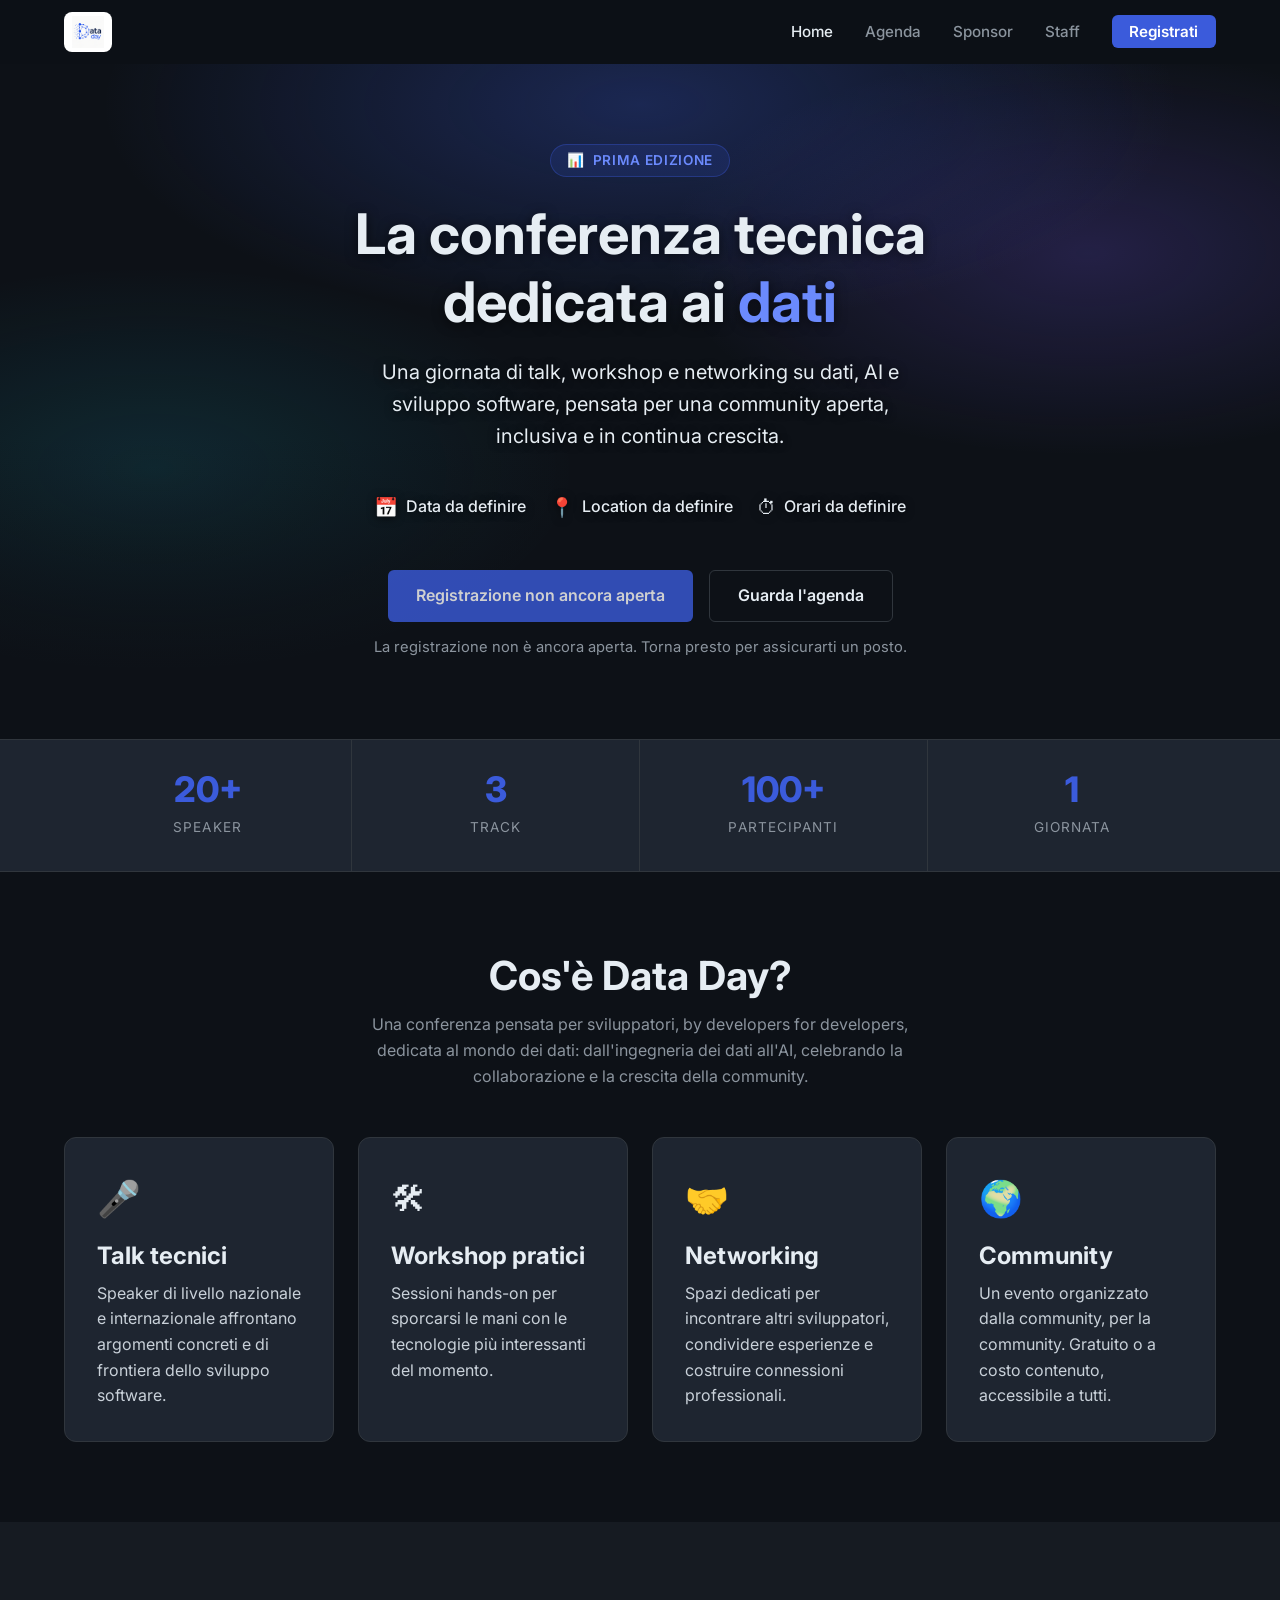
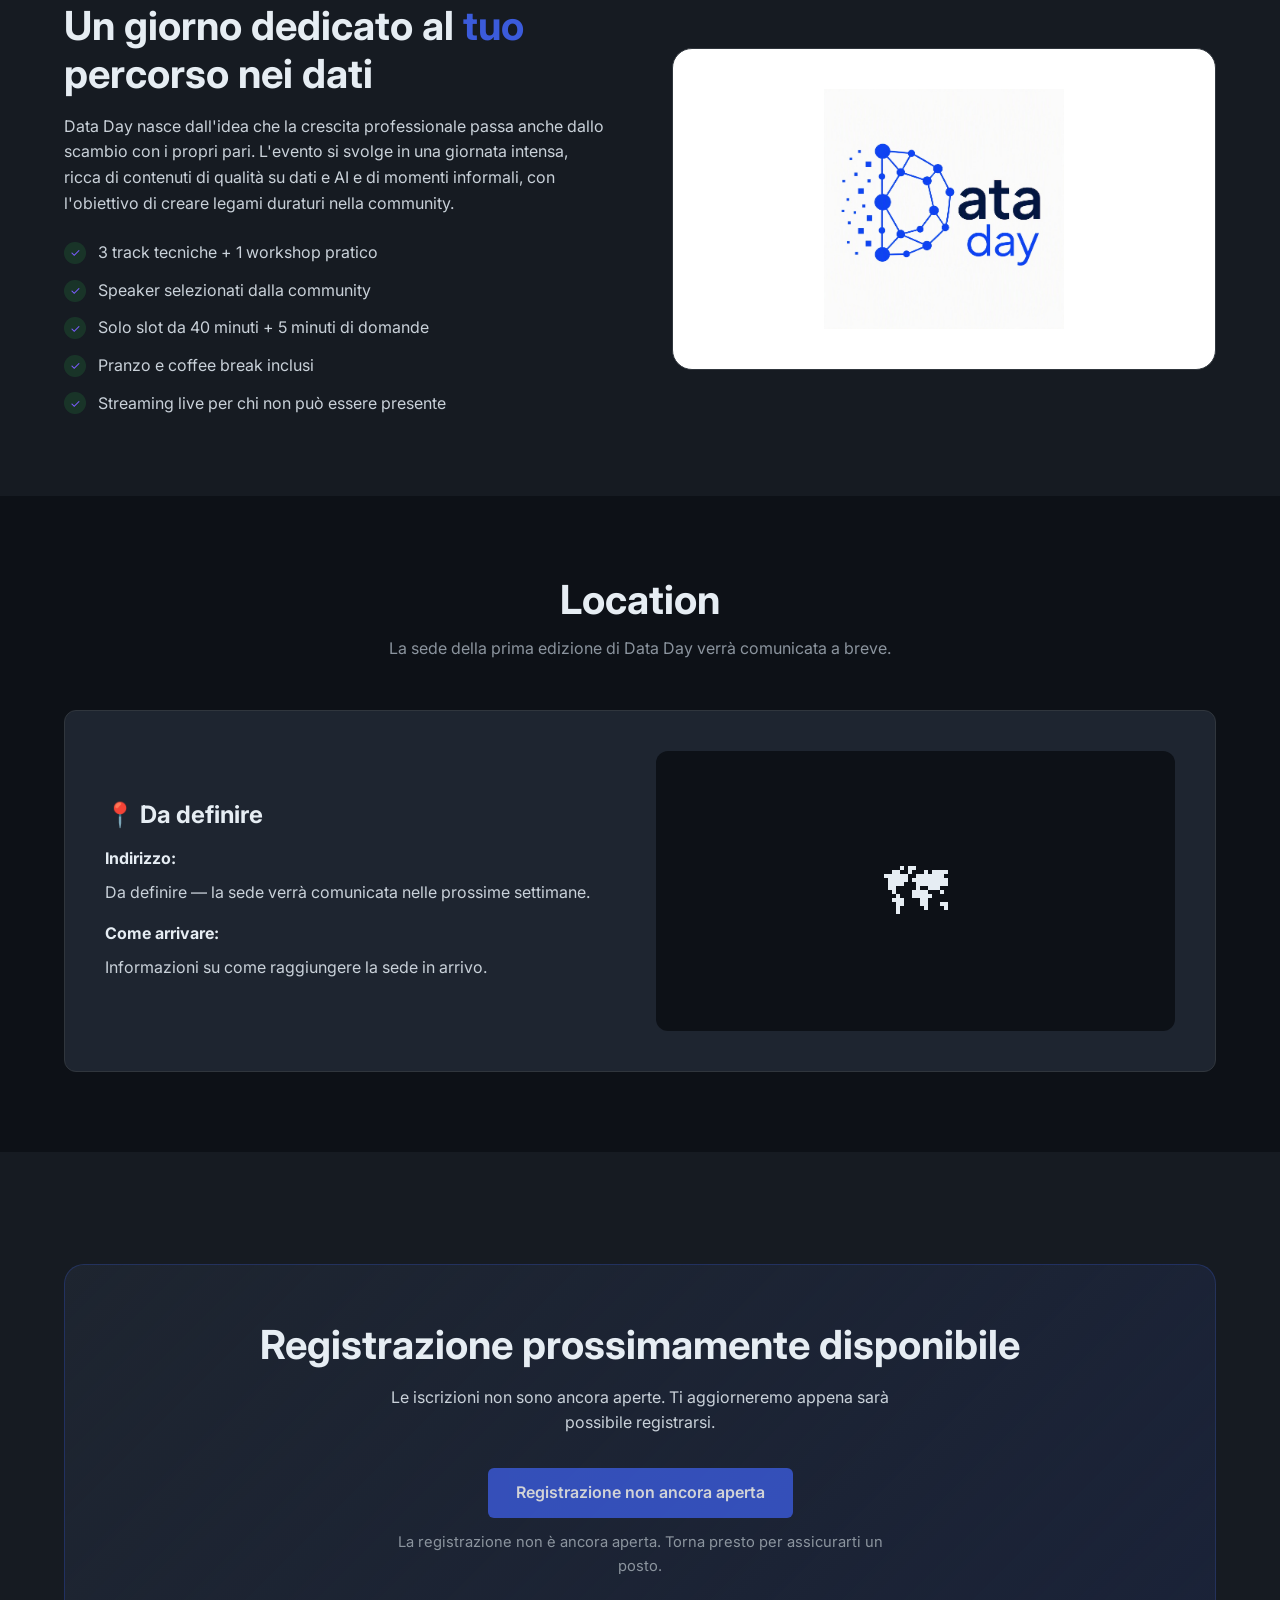
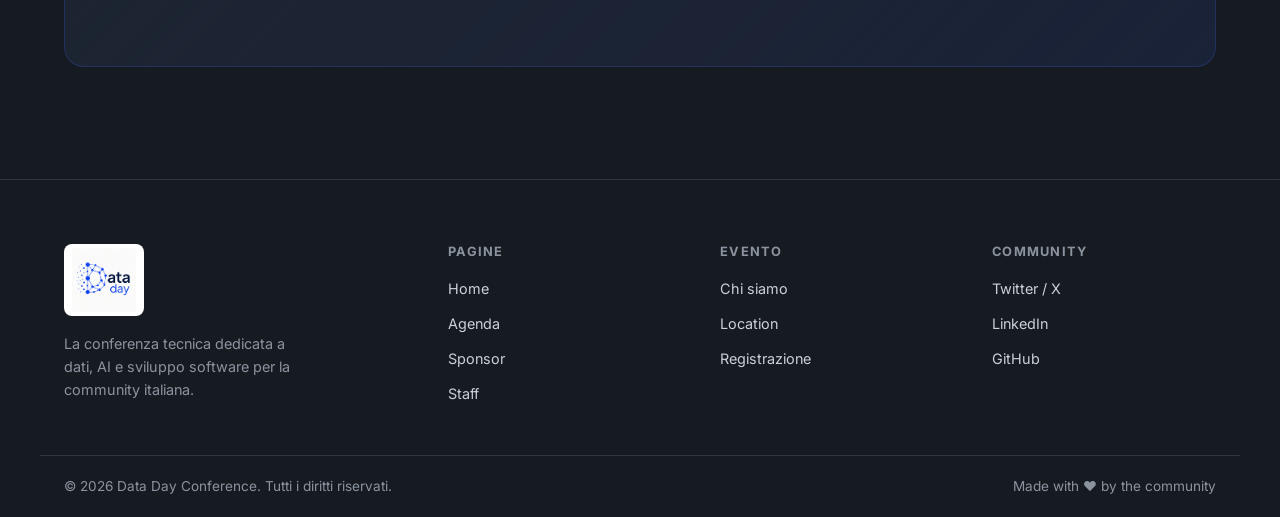
<file: index.html>
<!DOCTYPE html>
<html lang="it">
<head>
  <meta charset="UTF-8" />
  <meta name="viewport" content="width=device-width, initial-scale=1.0" />
  <meta name="description" content="Data Day — la conferenza tecnica dedicata a dati, AI e sviluppo software. Prima edizione." />
  <meta property="og:title" content="Data Day Conference" />
  <meta property="og:description" content="Data Day: la prima edizione della conferenza su dati, AI e sviluppo, con talk, workshop e community." />
  <meta property="og:type" content="website" />
  <meta property="og:url" content="https://dataday-conf.github.io" />
  <title>Data Day — Home</title>
  <link rel="preconnect" href="https://fonts.googleapis.com" />
  <link rel="preconnect" href="https://fonts.gstatic.com" crossorigin />
  <link href="https://fonts.googleapis.com/css2?family=Inter:wght@400;500;600;700;800&family=JetBrains+Mono:wght@400;500&display=swap" rel="stylesheet" />
  <link rel="stylesheet" href="css/style.css" />
  <link rel="icon" href="assets/favicon.ico" sizes="any" />
  <link rel="icon" type="image/png" href="assets/favicon.png" />
  <link rel="apple-touch-icon" href="assets/apple-touch-icon.png" />
</head>
<body>

  <a class="skip-link" href="#main-content">Salta al contenuto principale</a>

  <!-- ========== NAVBAR ========== -->
  <nav class="navbar" aria-label="Navigazione principale">
    <div class="navbar__inner">
      <a href="index.html" class="navbar__logo" aria-label="Data Day home">
        <img src="assets/logo/logo-data-day1.jpeg" alt="Data Day" class="navbar__logo-img" />
      </a>

      <ul class="navbar__links" id="navbar-links" role="list">
        <li><a href="index.html" aria-current="page">Home</a></li>
        <li><a href="agenda.html">Agenda</a></li>
        <li><a href="sponsors.html">Sponsor</a></li>
        <li><a href="staff.html">Staff</a></li>
        <li><a href="#tickets" class="navbar__cta">Registrati</a></li>
      </ul>

      <button class="navbar__hamburger" id="navbar-hamburger" aria-label="Apri o chiudi il menu di navigazione" aria-expanded="false" aria-controls="navbar-links">
        <span></span><span></span><span></span>
      </button>
    </div>
  </nav>

  <main id="main-content" tabindex="-1">

  <!-- ========== HERO ========== -->
  <header class="hero">
    <div class="container" style="position:relative;z-index:1;">
      <div class="hero__eyebrow">
        <span>📊</span>
        <span>Prima edizione</span>
      </div>

      <h1>La conferenza tecnica<br>dedicata ai <span class="highlight">dati</span></h1>

      <p class="hero__subtitle">
        Una giornata di talk, workshop e networking su dati, AI e sviluppo software, pensata per una community aperta, inclusiva e in continua crescita.
      </p>

      <div class="hero__meta">
        <div class="hero__meta-item">
          <span class="icon" aria-hidden="true">📅</span>
          <span>Data da definire</span>
        </div>
        <div class="hero__meta-item">
          <span class="icon" aria-hidden="true">📍</span>
          <span>Location da definire</span>
        </div>
        <div class="hero__meta-item">
          <span class="icon" aria-hidden="true">⏱</span>
          <span>Orari da definire</span>
        </div>
      </div>

      <div class="hero__actions">
        <a
          id="register-hero-cta"
          href="#tickets"
          class="btn btn--primary"
          data-registration-cta="true"
          data-editions-index="data/editions.json"
          data-edition="2026"
          data-registration-message-target="registration-status-hero"
        >
          <span>Registrati ora</span>
          <span aria-hidden="true">→</span>
        </a>
        <a href="agenda.html" class="btn btn--outline">
          <span>Guarda l'agenda</span>
        </a>
      </div>
      <p id="registration-status-hero" class="registration-status" hidden aria-live="polite"></p>
    </div>
  </header>

  <!-- ========== STATS ========== -->
  <section class="stats" aria-label="Statistiche della conferenza">
    <div class="stats__grid container">
      <div class="stats__item">
        <span class="stats__number">20+</span>
        <span class="stats__label">Speaker</span>
      </div>
      <div class="stats__item">
        <span class="stats__number">3</span>
        <span class="stats__label">Track</span>
      </div>
      <div class="stats__item">
        <span class="stats__number">100+</span>
        <span class="stats__label">Partecipanti</span>
      </div>
      <div class="stats__item">
        <span class="stats__number">1</span>
        <span class="stats__label">Giornata</span>
      </div>
    </div>
  </section>

  <!-- ========== ABOUT ========== -->
  <section class="section" id="about">
    <div class="container">
      <div class="section__header">
        <h2>Cos'è Data Day?</h2>
        <p>Una conferenza pensata per sviluppatori, by developers for developers, dedicata al mondo dei dati: dall'ingegneria dei dati all'AI, celebrando la collaborazione e la crescita della community.</p>
      </div>

      <div class="about-grid">
        <div class="about-card">
          <div class="about-card__icon" aria-hidden="true">🎤</div>
          <h3>Talk tecnici</h3>
          <p>Speaker di livello nazionale e internazionale affrontano argomenti concreti e di frontiera dello sviluppo software.</p>
        </div>

        <div class="about-card">
          <div class="about-card__icon" aria-hidden="true">🛠</div>
          <h3>Workshop pratici</h3>
          <p>Sessioni hands-on per sporcarsi le mani con le tecnologie più interessanti del momento.</p>
        </div>

        <div class="about-card">
          <div class="about-card__icon" aria-hidden="true">🤝</div>
          <h3>Networking</h3>
          <p>Spazi dedicati per incontrare altri sviluppatori, condividere esperienze e costruire connessioni professionali.</p>
        </div>

        <div class="about-card">
          <div class="about-card__icon" aria-hidden="true">🌍</div>
          <h3>Community</h3>
          <p>Un evento organizzato dalla community, per la community. Gratuito o a costo contenuto, accessibile a tutti.</p>
        </div>
      </div>
    </div>
  </section>

  <!-- ========== EVENT DETAILS ========== -->
  <section class="section section--alt" id="event">
    <div class="container">
      <div class="feature">
        <div class="feature__content">
          <h2>Un giorno dedicato al <span style="color:var(--color-primary)">tuo</span> percorso nei dati</h2>
          <p>Data Day nasce dall'idea che la crescita professionale passa anche dallo scambio con i propri pari. L'evento si svolge in una giornata intensa, ricca di contenuti di qualità su dati e AI e di momenti informali, con l'obiettivo di creare legami duraturi nella community.</p>
          <ul class="feature__list">
            <li>3 track tecniche + 1 workshop pratico</li>
            <li>Speaker selezionati dalla community</li>
            <li>Solo slot da 40 minuti + 5 minuti di domande</li>
            <li>Pranzo e coffee break inclusi</li>
            <li>Streaming live per chi non può essere presente</li>
          </ul>
        </div>
        <div class="feature__visual" aria-hidden="true">
          <img src="assets/logo/logo-data-day1.jpeg" alt="" class="feature__visual-img" />
        </div>
      </div>
    </div>
  </section>

  <!-- ========== CURRENT SPONSORS ========== -->
  <section
    class="section"
    id="home-sponsors"
    data-editions-index="data/editions.json"
    data-edition="2026"
    hidden
  >
    <div class="container">
      <div class="section__header">
        <h2 id="home-sponsors-title">Gli sponsor che ci supportano</h2>
        <p id="home-sponsors-description">Aziende che hanno scelto di essere al fianco della community Data Day.</p>
      </div>

      <div id="home-sponsors-container" aria-live="polite" aria-label="Sponsor attuali in home page"></div>

      <div class="text-center mt-3">
        <a id="home-sponsors-cta" href="sponsors.html" class="btn btn--outline">Scopri tutti i pacchetti sponsor</a>
        <a href="mailto:info@dataday.it?subject=Candidatura%20sponsor" class="btn btn--primary">Diventa sponsor</a>
      </div>
    </div>
  </section>

  <!-- ========== CFP ========== -->
  <section
    class="section"
    id="cfp"
    hidden
    data-cfp-config="data/editions.json"
    data-edition="2026"
  >
    <div class="container">
      <div class="cta-banner cfp-banner">
        <h2 id="cfp-title">Call for Papers aperta</h2>
        <p>
          Condividi la tua esperienza con la community: stiamo cercando talk che ispirino confronto,
          collaborazione e unione tra professionisti con background diversi.
        </p>
        <p class="cfp-banner__deadline"><strong>Chiusura CFP:</strong> <span id="cfp-deadline"></span></p>
        <a id="cfp-link" href="#" class="btn btn--primary" target="_blank" rel="noopener noreferrer">
          Invia la tua proposta →
        </a>
      </div>
    </div>
  </section>

  <!-- ========== LOCATION ========== -->
  <section class="section" id="location" data-editions-index="data/editions.json" data-edition="2026">
    <div class="container">
      <div class="section__header">
        <h2 id="location-title">Location</h2>
        <p id="location-description">La sede della prima edizione di Data Day verrà comunicata a breve.</p>
      </div>

      <div style="background:var(--color-surface);border:1px solid var(--color-border);border-radius:var(--radius-md);padding:2.5rem;display:grid;grid-template-columns:1fr 1fr;gap:2rem;align-items:center;" role="region" aria-label="Dettagli location">
        <div>
          <h3 id="location-city" style="margin-bottom:1rem;">📍 Da definire</h3>
          <p style="margin-bottom:0.5rem;"><strong id="location-address-label" style="color:var(--color-text);">Indirizzo:</strong></p>
          <p id="location-address" style="margin-bottom:1rem;">Da definire — la sede verrà comunicata nelle prossime settimane.</p>
          <p style="margin-bottom:0.5rem;"><strong id="location-transport-label" style="color:var(--color-text);">Come arrivare:</strong></p>
          <p id="location-transport">Informazioni su come raggiungere la sede in arrivo.</p>
        </div>
        <div id="location-map-container" style="background:var(--color-bg);border-radius:var(--radius-md);padding:1rem;min-height:280px;display:flex;align-items:center;justify-content:center;flex-direction:column;gap:0.75rem;">
          <iframe
            id="location-map-embed"
            title="Mappa location"
            loading="lazy"
            referrerpolicy="no-referrer-when-downgrade"
            style="width:100%;height:280px;border:0;border-radius:8px;display:none;"
          ></iframe>
          <div id="location-map-fallback" style="text-align:center;font-size:4rem;line-height:1;">🗺</div>
          <a id="location-map-link" href="#" target="_blank" rel="noopener noreferrer" style="display:none;">Apri la mappa</a>
        </div>
      </div>
    </div>
  </section>

  <!-- ========== CTA / TICKETS ========== -->
  <section class="section section--alt" id="tickets">
    <div class="container">
      <div class="cta-banner">
        <h2 id="tickets-title">Prenota il tuo posto</h2>
        <p id="tickets-description">I posti sono limitati. Registrati ora per assicurarti un posto alla prima edizione di Data Day!</p>
        <a
          id="register-tickets-cta"
          href="#"
          class="btn btn--primary"
          aria-label="Registrati a Data Day"
          data-registration-cta="true"
          data-editions-index="data/editions.json"
          data-edition="2026"
          data-registration-message-target="registration-status-tickets"
        >
          Registrati gratuitamente →
        </a>
        <p id="registration-status-tickets" class="registration-status" hidden aria-live="polite"></p>
      </div>
    </div>
  </section>

  </main>

  <!-- ========== FOOTER ========== -->
  <footer class="footer" role="contentinfo">
    <div class="footer__inner">
      <div class="footer__brand">
        <a href="index.html" class="navbar__logo" aria-label="Data Day home">
          <img src="assets/logo/logo-data-day1.jpeg" alt="Data Day" class="navbar__logo-img" />
        </a>
        <p>La conferenza tecnica dedicata a dati, AI e sviluppo software per la community italiana.</p>
      </div>

      <div class="footer__col">
        <h4>Pagine</h4>
        <ul>
          <li><a href="index.html">Home</a></li>
          <li><a href="agenda.html">Agenda</a></li>
          <li><a href="sponsors.html">Sponsor</a></li>
          <li><a href="staff.html">Staff</a></li>
        </ul>
      </div>

      <div class="footer__col">
        <h4>Evento</h4>
        <ul>
          <li><a href="#about">Chi siamo</a></li>
          <li><a href="#location">Location</a></li>
          <li><a href="#tickets">Registrazione</a></li>
        </ul>
      </div>

      <div class="footer__col">
        <h4>Community</h4>
        <ul>
          <li><a href="https://twitter.com/datadayconf" target="_blank" rel="noopener noreferrer">Twitter / X</a></li>
          <li><a href="https://linkedin.com/company/dataday" target="_blank" rel="noopener noreferrer">LinkedIn</a></li>
          <li><a href="https://github.com/dataday-conf" target="_blank" rel="noopener noreferrer">GitHub</a></li>
        </ul>
      </div>
    </div>

    <div class="footer__bottom">
      <p>© 2026 Data Day Conference. Tutti i diritti riservati.</p>
      <p>Made with ❤️ by the community</p>
    </div>
  </footer>

  <script src="js/main.js"></script>
</body>
</html>
</file>
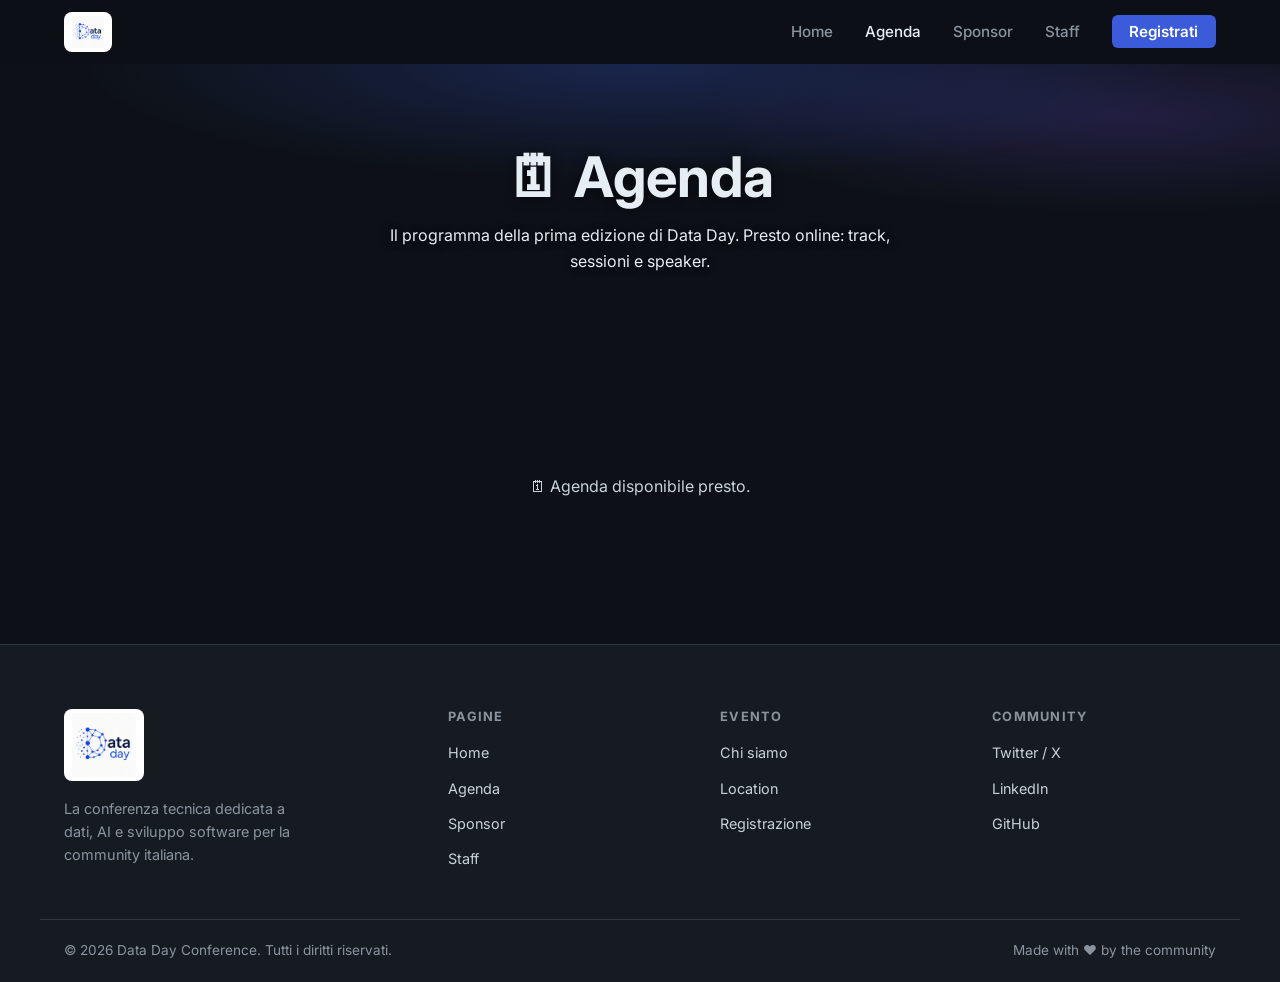
<file: agenda.html>
<!DOCTYPE html>
<html lang="it">
<head>
  <meta charset="UTF-8" />
  <meta name="viewport" content="width=device-width, initial-scale=1.0" />
  <meta name="description" content="Data Day — Agenda della conferenza. Sessioni, track e orari." />
  <meta property="og:title" content="Data Day — Agenda" />
  <meta property="og:description" content="Scopri il programma della prima edizione di Data Day." />
  <meta property="og:type" content="website" />
  <meta property="og:url" content="https://dataday-conf.github.io/agenda.html" />
  <title>Data Day — Agenda</title>
  <link rel="preconnect" href="https://fonts.googleapis.com" />
  <link rel="preconnect" href="https://fonts.gstatic.com" crossorigin />
  <link href="https://fonts.googleapis.com/css2?family=Inter:wght@400;500;600;700;800&family=JetBrains+Mono:wght@400;500&display=swap" rel="stylesheet" />
  <link rel="stylesheet" href="css/style.css" />
  <link rel="icon" href="assets/favicon.ico" sizes="any" />
  <link rel="icon" type="image/png" href="assets/favicon.png" />
  <link rel="apple-touch-icon" href="assets/apple-touch-icon.png" />
</head>
<body>

  <a class="skip-link" href="#main-content">Salta al contenuto principale</a>

  <!-- ========== NAVBAR ========== -->
  <nav class="navbar" aria-label="Navigazione principale">
    <div class="navbar__inner">
      <a href="index.html" class="navbar__logo" aria-label="Data Day home">
        <img src="assets/logo/logo-data-day1.jpeg" alt="Data Day" class="navbar__logo-img" />
      </a>

      <ul class="navbar__links" id="navbar-links" role="list">
        <li><a href="index.html">Home</a></li>
        <li><a href="agenda.html" aria-current="page">Agenda</a></li>
        <li><a href="sponsors.html">Sponsor</a></li>
        <li><a href="staff.html">Staff</a></li>
        <li><a href="index.html#tickets" class="navbar__cta">Registrati</a></li>
      </ul>

      <button class="navbar__hamburger" id="navbar-hamburger" aria-label="Apri o chiudi il menu di navigazione" aria-expanded="false" aria-controls="navbar-links">
        <span></span><span></span><span></span>
      </button>
    </div>
  </nav>

  <!-- ========== PAGE HERO ========== -->
  <header class="page-hero">
    <div class="container">
      <h1>🗓 Agenda</h1>
      <p id="agenda-subtitle">Il programma della prima edizione di Data Day. Presto online: track, sessioni e speaker.</p>
    </div>
  </header>

  <!-- ========== AGENDA ========== -->
  <main id="main-content" tabindex="-1">
    <section class="section" aria-label="Programma della conferenza">
      <div class="container">

        <!-- Dynamic agenda content injected here -->
        <div id="agenda-container" data-agenda-config="data/editions.json" data-edition="2026" aria-live="polite" aria-label="Contenuto dell'agenda">
          <!-- Rendered by agenda.js -->
        </div>

      </div>
    </section>
  </main>

  <!-- ========== FOOTER ========== -->
  <footer class="footer" role="contentinfo">
    <div class="footer__inner">
      <div class="footer__brand">
        <a href="index.html" class="navbar__logo" aria-label="Data Day home">
          <img src="assets/logo/logo-data-day1.jpeg" alt="Data Day" class="navbar__logo-img" />
        </a>
        <p>La conferenza tecnica dedicata a dati, AI e sviluppo software per la community italiana.</p>
      </div>

      <div class="footer__col">
        <h4>Pagine</h4>
        <ul>
          <li><a href="index.html">Home</a></li>
          <li><a href="agenda.html">Agenda</a></li>
          <li><a href="sponsors.html">Sponsor</a></li>
          <li><a href="staff.html">Staff</a></li>
        </ul>
      </div>

      <div class="footer__col">
        <h4>Evento</h4>
        <ul>
          <li><a href="index.html#about">Chi siamo</a></li>
          <li><a href="index.html#location">Location</a></li>
          <li><a href="index.html#tickets">Registrazione</a></li>
        </ul>
      </div>

      <div class="footer__col">
        <h4>Community</h4>
        <ul>
          <li><a href="https://twitter.com/datadayconf" target="_blank" rel="noopener noreferrer">Twitter / X</a></li>
          <li><a href="https://linkedin.com/company/dataday" target="_blank" rel="noopener noreferrer">LinkedIn</a></li>
          <li><a href="https://github.com/dataday-conf" target="_blank" rel="noopener noreferrer">GitHub</a></li>
        </ul>
      </div>
    </div>

    <div class="footer__bottom">
      <p>© 2026 Data Day Conference. Tutti i diritti riservati.</p>
      <p>Made with ❤️ by the community</p>
    </div>
  </footer>

  <script src="js/main.js"></script>
  <script src="js/agenda.js"></script>
</body>
</html>
</file>
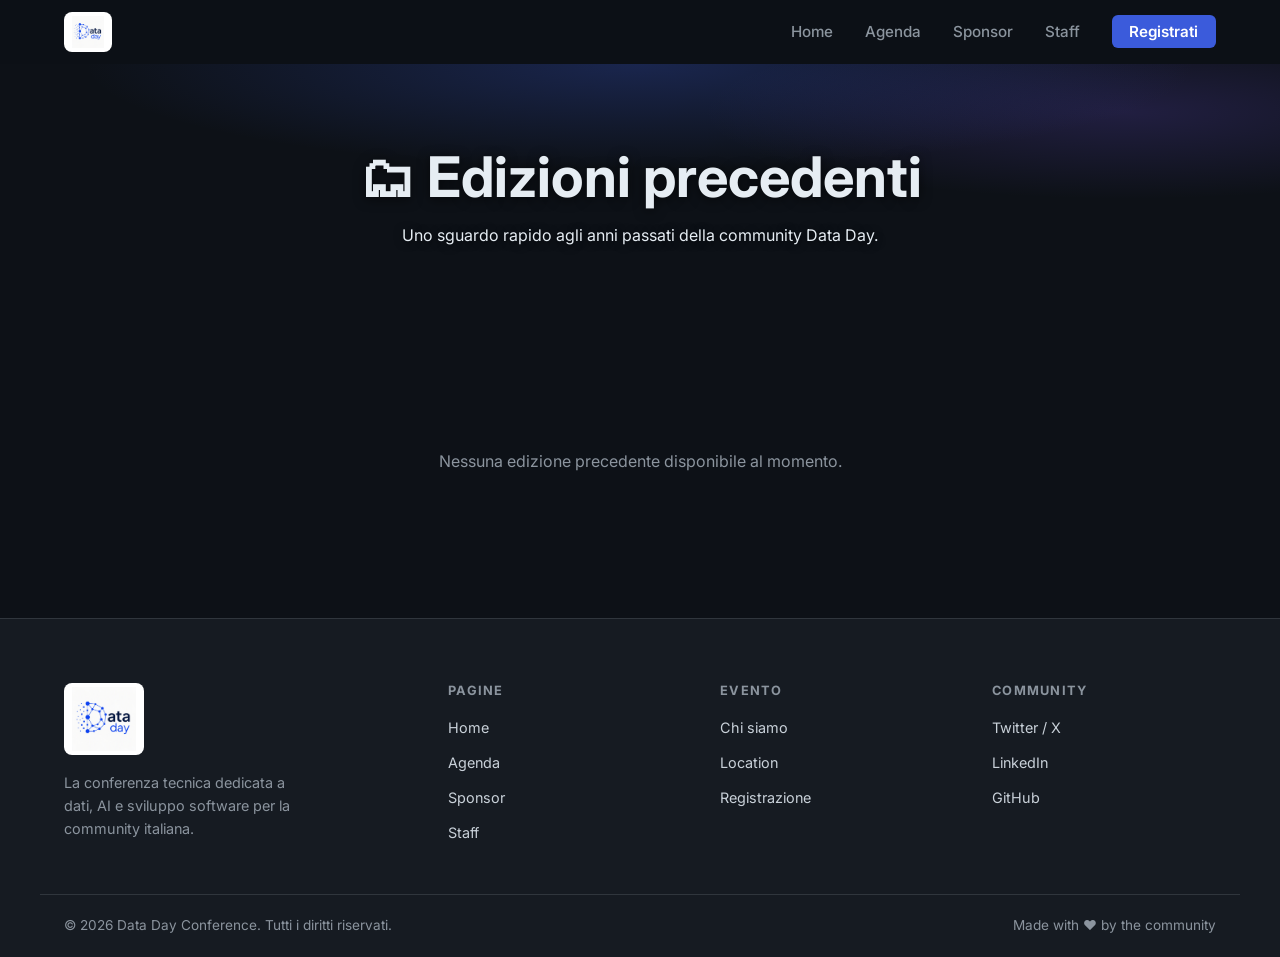
<file: edizioni-precedenti.html>
<!DOCTYPE html>
<html lang="it">
<head>
  <meta charset="UTF-8" />
  <meta name="viewport" content="width=device-width, initial-scale=1.0" />
  <meta name="description" content="Data Day — archivio delle edizioni precedenti della conferenza." />
  <meta property="og:title" content="Data Day — Edizioni precedenti" />
  <meta property="og:description" content="Rivivi le edizioni passate di Data Day." />
  <meta property="og:type" content="website" />
  <meta property="og:url" content="https://dataday-conf.github.io/edizioni-precedenti.html" />
  <meta name="robots" content="noindex" />
  <title>Data Day — Edizioni precedenti</title>
  <link rel="preconnect" href="https://fonts.googleapis.com" />
  <link rel="preconnect" href="https://fonts.gstatic.com" crossorigin />
  <link href="https://fonts.googleapis.com/css2?family=Inter:wght@400;500;600;700;800&family=JetBrains+Mono:wght@400;500&display=swap" rel="stylesheet" />
  <link rel="stylesheet" href="css/style.css" />
  <link rel="icon" href="assets/favicon.ico" sizes="any" />
  <link rel="icon" type="image/png" href="assets/favicon.png" />
  <link rel="apple-touch-icon" href="assets/apple-touch-icon.png" />
</head>
<body>

  <a class="skip-link" href="#main-content">Salta al contenuto principale</a>

  <nav class="navbar" aria-label="Navigazione principale">
    <div class="navbar__inner">
      <a href="index.html" class="navbar__logo" aria-label="Data Day home">
        <img src="assets/logo/logo-data-day1.jpeg" alt="Data Day" class="navbar__logo-img" />
      </a>

      <ul class="navbar__links" id="navbar-links" role="list">
        <li><a href="index.html">Home</a></li>
        <li><a href="agenda.html">Agenda</a></li>
        <li><a href="sponsors.html">Sponsor</a></li>
        <li><a href="staff.html">Staff</a></li>
        <li><a href="index.html#tickets" class="navbar__cta">Registrati</a></li>
      </ul>

      <button class="navbar__hamburger" id="navbar-hamburger" aria-label="Apri o chiudi il menu di navigazione" aria-expanded="false" aria-controls="navbar-links">
        <span></span><span></span><span></span>
      </button>
    </div>
  </nav>

  <header class="page-hero">
    <div class="container">
      <h1>🗂 Edizioni precedenti</h1>
      <p>Uno sguardo rapido agli anni passati della community Data Day.</p>
    </div>
  </header>

  <main id="main-content" tabindex="-1">
    <section class="section" aria-label="Archivio edizioni">
      <div class="container">
        <div id="editions-archive" class="about-grid" data-editions-index="data/editions.json" aria-live="polite" aria-label="Elenco delle edizioni precedenti">
          <!-- Rendered by editions.js -->
        </div>
      </div>
    </section>
  </main>

  <footer class="footer" role="contentinfo">
    <div class="footer__inner">
      <div class="footer__brand">
        <a href="index.html" class="navbar__logo" aria-label="Data Day home">
          <img src="assets/logo/logo-data-day1.jpeg" alt="Data Day" class="navbar__logo-img" />
        </a>
        <p>La conferenza tecnica dedicata a dati, AI e sviluppo software per la community italiana.</p>
      </div>

      <div class="footer__col">
        <h4>Pagine</h4>
        <ul>
          <li><a href="index.html">Home</a></li>
          <li><a href="agenda.html">Agenda</a></li>
          <li><a href="sponsors.html">Sponsor</a></li>
          <li><a href="staff.html">Staff</a></li>
        </ul>
      </div>

      <div class="footer__col">
        <h4>Evento</h4>
        <ul>
          <li><a href="index.html#about">Chi siamo</a></li>
          <li><a href="index.html#location">Location</a></li>
          <li><a href="index.html#tickets">Registrazione</a></li>
        </ul>
      </div>

      <div class="footer__col">
        <h4>Community</h4>
        <ul>
          <li><a href="https://twitter.com/datadayconf" target="_blank" rel="noopener noreferrer">Twitter / X</a></li>
          <li><a href="https://linkedin.com/company/dataday" target="_blank" rel="noopener noreferrer">LinkedIn</a></li>
          <li><a href="https://github.com/dataday-conf" target="_blank" rel="noopener noreferrer">GitHub</a></li>
        </ul>
      </div>
    </div>

    <div class="footer__bottom">
      <p>© 2026 Data Day Conference. Tutti i diritti riservati.</p>
      <p>Made with ❤️ by the community</p>
    </div>
  </footer>

  <script src="js/main.js"></script>
  <script src="js/editions.js"></script>
</body>
</html>
</file>
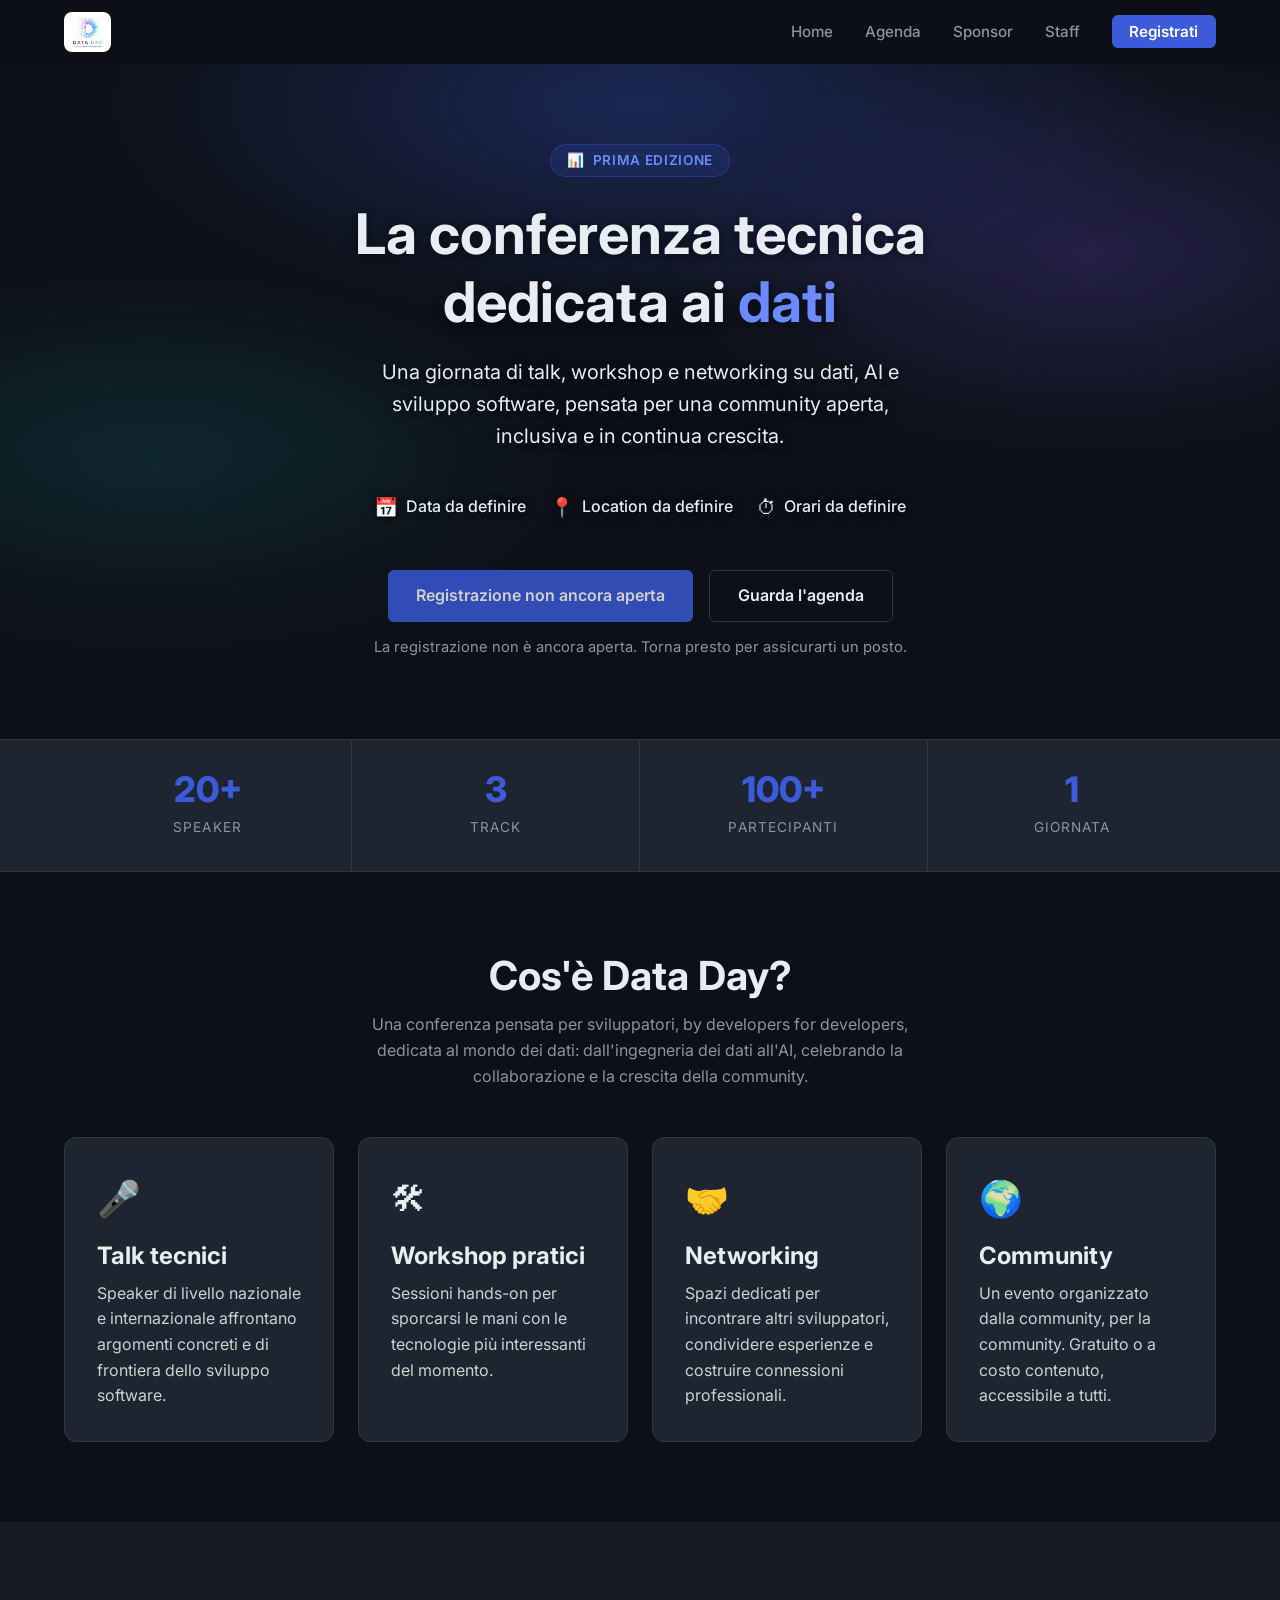
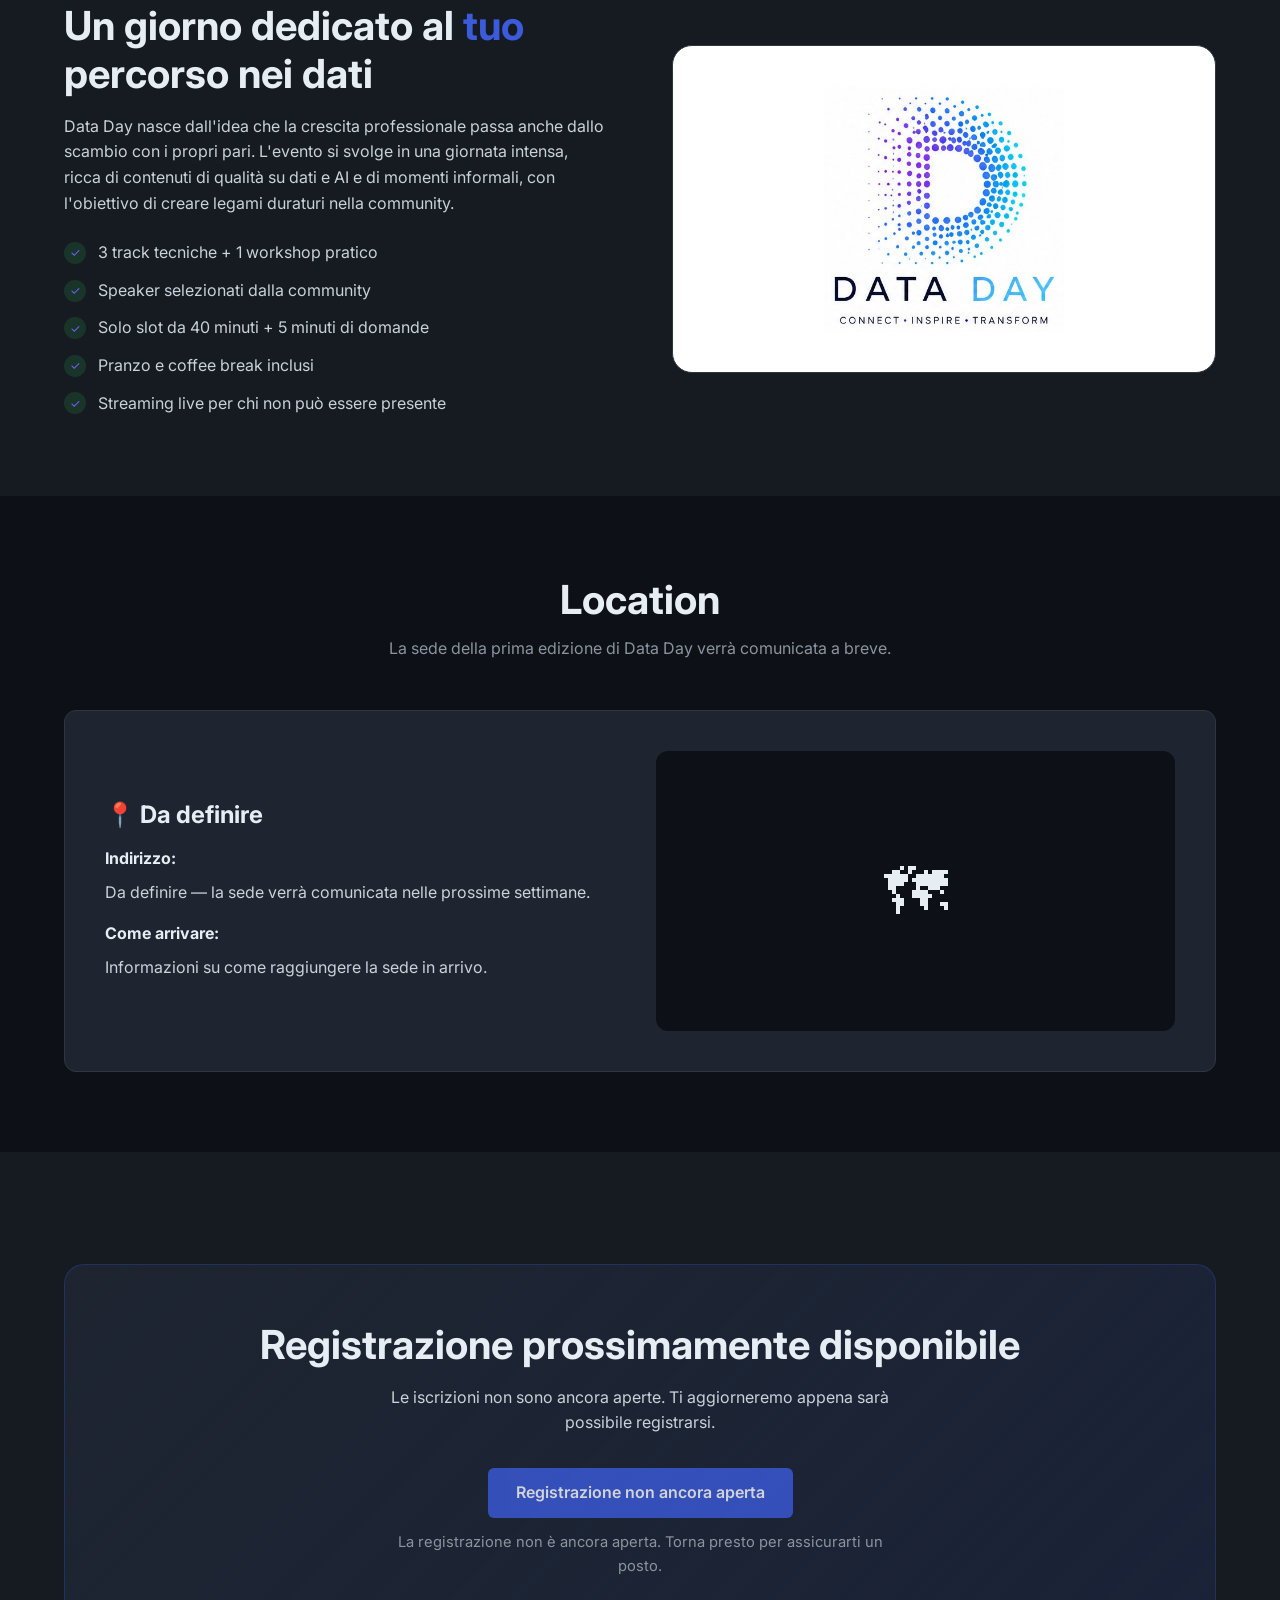
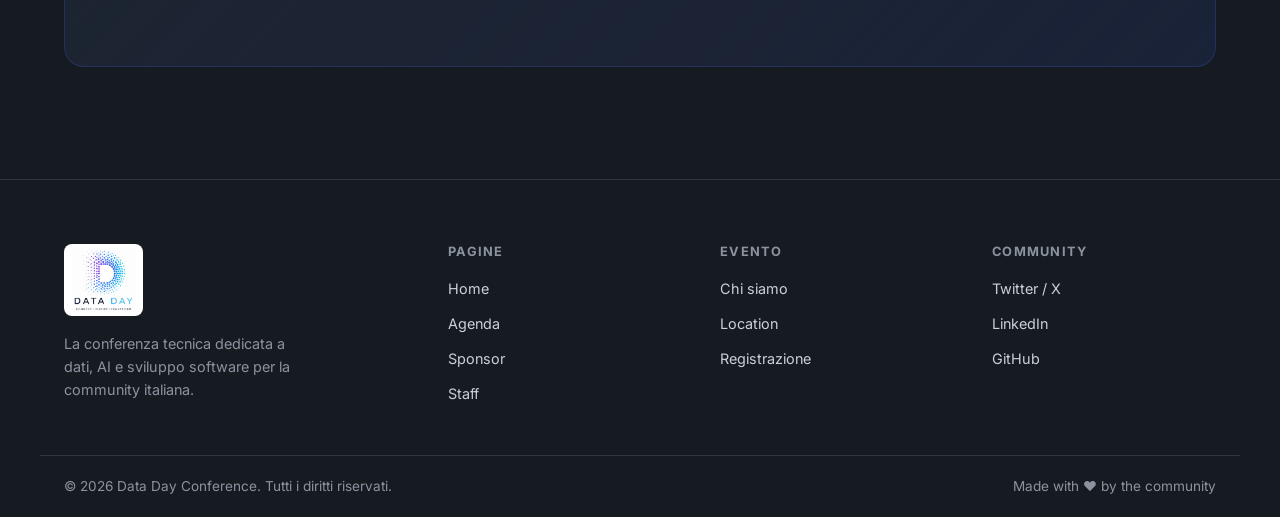
<file: index-logo2.html>
<!DOCTYPE html>
<html lang="it">
<head>
  <meta charset="UTF-8" />
  <meta name="viewport" content="width=device-width, initial-scale=1.0" />
  <meta name="description" content="Data Day — la conferenza tecnica dedicata a dati, AI e sviluppo software. Prima edizione." />
  <meta property="og:title" content="Data Day Conference" />
  <meta property="og:description" content="Data Day: la prima edizione della conferenza su dati, AI e sviluppo, con talk, workshop e community." />
  <meta property="og:type" content="website" />
  <meta property="og:url" content="https://dataday-conf.github.io" />
  <title>Data Day — Home</title>
  <link rel="preconnect" href="https://fonts.googleapis.com" />
  <link rel="preconnect" href="https://fonts.gstatic.com" crossorigin />
  <link href="https://fonts.googleapis.com/css2?family=Inter:wght@400;500;600;700;800&family=JetBrains+Mono:wght@400;500&display=swap" rel="stylesheet" />
  <link rel="stylesheet" href="css/style.css" />
  <link rel="icon" href="assets/favicon.ico" sizes="any" />
  <link rel="icon" type="image/png" href="assets/favicon.png" />
  <link rel="apple-touch-icon" href="assets/apple-touch-icon.png" />
</head>
<body>

  <a class="skip-link" href="#main-content">Salta al contenuto principale</a>

  <!-- ========== NAVBAR ========== -->
  <nav class="navbar" aria-label="Navigazione principale">
    <div class="navbar__inner">
      <a href="index.html" class="navbar__logo" aria-label="Data Day home">
        <img src="assets/logo/logo-data-day2.png" alt="Data Day" class="navbar__logo-img" />
      </a>

      <ul class="navbar__links" id="navbar-links" role="list">
        <li><a href="index.html" aria-current="page">Home</a></li>
        <li><a href="agenda.html">Agenda</a></li>
        <li><a href="sponsors.html">Sponsor</a></li>
        <li><a href="staff.html">Staff</a></li>
        <li><a href="#tickets" class="navbar__cta">Registrati</a></li>
      </ul>

      <button class="navbar__hamburger" id="navbar-hamburger" aria-label="Apri o chiudi il menu di navigazione" aria-expanded="false" aria-controls="navbar-links">
        <span></span><span></span><span></span>
      </button>
    </div>
  </nav>

  <main id="main-content" tabindex="-1">

  <!-- ========== HERO ========== -->
  <header class="hero">
    <div class="container" style="position:relative;z-index:1;">
      <div class="hero__eyebrow">
        <span>📊</span>
        <span>Prima edizione</span>
      </div>

      <h1>La conferenza tecnica<br>dedicata ai <span class="highlight">dati</span></h1>

      <p class="hero__subtitle">
        Una giornata di talk, workshop e networking su dati, AI e sviluppo software, pensata per una community aperta, inclusiva e in continua crescita.
      </p>

      <div class="hero__meta">
        <div class="hero__meta-item">
          <span class="icon" aria-hidden="true">📅</span>
          <span>Data da definire</span>
        </div>
        <div class="hero__meta-item">
          <span class="icon" aria-hidden="true">📍</span>
          <span>Location da definire</span>
        </div>
        <div class="hero__meta-item">
          <span class="icon" aria-hidden="true">⏱</span>
          <span>Orari da definire</span>
        </div>
      </div>

      <div class="hero__actions">
        <a
          id="register-hero-cta"
          href="#tickets"
          class="btn btn--primary"
          data-registration-cta="true"
          data-editions-index="data/editions.json"
          data-edition="2026"
          data-registration-message-target="registration-status-hero"
        >
          <span>Registrati ora</span>
          <span aria-hidden="true">→</span>
        </a>
        <a href="agenda.html" class="btn btn--outline">
          <span>Guarda l'agenda</span>
        </a>
      </div>
      <p id="registration-status-hero" class="registration-status" hidden aria-live="polite"></p>
    </div>
  </header>

  <!-- ========== STATS ========== -->
  <section class="stats" aria-label="Statistiche della conferenza">
    <div class="stats__grid container">
      <div class="stats__item">
        <span class="stats__number">20+</span>
        <span class="stats__label">Speaker</span>
      </div>
      <div class="stats__item">
        <span class="stats__number">3</span>
        <span class="stats__label">Track</span>
      </div>
      <div class="stats__item">
        <span class="stats__number">100+</span>
        <span class="stats__label">Partecipanti</span>
      </div>
      <div class="stats__item">
        <span class="stats__number">1</span>
        <span class="stats__label">Giornata</span>
      </div>
    </div>
  </section>

  <!-- ========== ABOUT ========== -->
  <section class="section" id="about">
    <div class="container">
      <div class="section__header">
        <h2>Cos'è Data Day?</h2>
        <p>Una conferenza pensata per sviluppatori, by developers for developers, dedicata al mondo dei dati: dall'ingegneria dei dati all'AI, celebrando la collaborazione e la crescita della community.</p>
      </div>

      <div class="about-grid">
        <div class="about-card">
          <div class="about-card__icon" aria-hidden="true">🎤</div>
          <h3>Talk tecnici</h3>
          <p>Speaker di livello nazionale e internazionale affrontano argomenti concreti e di frontiera dello sviluppo software.</p>
        </div>

        <div class="about-card">
          <div class="about-card__icon" aria-hidden="true">🛠</div>
          <h3>Workshop pratici</h3>
          <p>Sessioni hands-on per sporcarsi le mani con le tecnologie più interessanti del momento.</p>
        </div>

        <div class="about-card">
          <div class="about-card__icon" aria-hidden="true">🤝</div>
          <h3>Networking</h3>
          <p>Spazi dedicati per incontrare altri sviluppatori, condividere esperienze e costruire connessioni professionali.</p>
        </div>

        <div class="about-card">
          <div class="about-card__icon" aria-hidden="true">🌍</div>
          <h3>Community</h3>
          <p>Un evento organizzato dalla community, per la community. Gratuito o a costo contenuto, accessibile a tutti.</p>
        </div>
      </div>
    </div>
  </section>

  <!-- ========== EVENT DETAILS ========== -->
  <section class="section section--alt" id="event">
    <div class="container">
      <div class="feature">
        <div class="feature__content">
          <h2>Un giorno dedicato al <span style="color:var(--color-primary)">tuo</span> percorso nei dati</h2>
          <p>Data Day nasce dall'idea che la crescita professionale passa anche dallo scambio con i propri pari. L'evento si svolge in una giornata intensa, ricca di contenuti di qualità su dati e AI e di momenti informali, con l'obiettivo di creare legami duraturi nella community.</p>
          <ul class="feature__list">
            <li>3 track tecniche + 1 workshop pratico</li>
            <li>Speaker selezionati dalla community</li>
            <li>Solo slot da 40 minuti + 5 minuti di domande</li>
            <li>Pranzo e coffee break inclusi</li>
            <li>Streaming live per chi non può essere presente</li>
          </ul>
        </div>
        <div class="feature__visual" aria-hidden="true">
          <img src="assets/logo/logo-data-day2.png" alt="" class="feature__visual-img" />
        </div>
      </div>
    </div>
  </section>

  <!-- ========== CURRENT SPONSORS ========== -->
  <section
    class="section"
    id="home-sponsors"
    data-editions-index="data/editions.json"
    data-edition="2026"
    hidden
  >
    <div class="container">
      <div class="section__header">
        <h2 id="home-sponsors-title">Gli sponsor che ci supportano</h2>
        <p id="home-sponsors-description">Aziende che hanno scelto di essere al fianco della community Data Day.</p>
      </div>

      <div id="home-sponsors-container" aria-live="polite" aria-label="Sponsor attuali in home page"></div>

      <div class="text-center mt-3">
        <a id="home-sponsors-cta" href="sponsors.html" class="btn btn--outline">Scopri tutti i pacchetti sponsor</a>
        <a href="mailto:info@dataday.it?subject=Candidatura%20sponsor" class="btn btn--primary">Diventa sponsor</a>
      </div>
    </div>
  </section>

  <!-- ========== CFP ========== -->
  <section
    class="section"
    id="cfp"
    hidden
    data-cfp-config="data/editions.json"
    data-edition="2026"
  >
    <div class="container">
      <div class="cta-banner cfp-banner">
        <h2 id="cfp-title">Call for Papers aperta</h2>
        <p>
          Condividi la tua esperienza con la community: stiamo cercando talk che ispirino confronto,
          collaborazione e unione tra professionisti con background diversi.
        </p>
        <p class="cfp-banner__deadline"><strong>Chiusura CFP:</strong> <span id="cfp-deadline"></span></p>
        <a id="cfp-link" href="#" class="btn btn--primary" target="_blank" rel="noopener noreferrer">
          Invia la tua proposta →
        </a>
      </div>
    </div>
  </section>

  <!-- ========== LOCATION ========== -->
  <section class="section" id="location" data-editions-index="data/editions.json" data-edition="2026">
    <div class="container">
      <div class="section__header">
        <h2 id="location-title">Location</h2>
        <p id="location-description">La sede della prima edizione di Data Day verrà comunicata a breve.</p>
      </div>

      <div style="background:var(--color-surface);border:1px solid var(--color-border);border-radius:var(--radius-md);padding:2.5rem;display:grid;grid-template-columns:1fr 1fr;gap:2rem;align-items:center;" role="region" aria-label="Dettagli location">
        <div>
          <h3 id="location-city" style="margin-bottom:1rem;">📍 Da definire</h3>
          <p style="margin-bottom:0.5rem;"><strong id="location-address-label" style="color:var(--color-text);">Indirizzo:</strong></p>
          <p id="location-address" style="margin-bottom:1rem;">Da definire — la sede verrà comunicata nelle prossime settimane.</p>
          <p style="margin-bottom:0.5rem;"><strong id="location-transport-label" style="color:var(--color-text);">Come arrivare:</strong></p>
          <p id="location-transport">Informazioni su come raggiungere la sede in arrivo.</p>
        </div>
        <div id="location-map-container" style="background:var(--color-bg);border-radius:var(--radius-md);padding:1rem;min-height:280px;display:flex;align-items:center;justify-content:center;flex-direction:column;gap:0.75rem;">
          <iframe
            id="location-map-embed"
            title="Mappa location"
            loading="lazy"
            referrerpolicy="no-referrer-when-downgrade"
            style="width:100%;height:280px;border:0;border-radius:8px;display:none;"
          ></iframe>
          <div id="location-map-fallback" style="text-align:center;font-size:4rem;line-height:1;">🗺</div>
          <a id="location-map-link" href="#" target="_blank" rel="noopener noreferrer" style="display:none;">Apri la mappa</a>
        </div>
      </div>
    </div>
  </section>

  <!-- ========== CTA / TICKETS ========== -->
  <section class="section section--alt" id="tickets">
    <div class="container">
      <div class="cta-banner">
        <h2 id="tickets-title">Prenota il tuo posto</h2>
        <p id="tickets-description">I posti sono limitati. Registrati ora per assicurarti un posto alla prima edizione di Data Day!</p>
        <a
          id="register-tickets-cta"
          href="#"
          class="btn btn--primary"
          aria-label="Registrati a Data Day"
          data-registration-cta="true"
          data-editions-index="data/editions.json"
          data-edition="2026"
          data-registration-message-target="registration-status-tickets"
        >
          Registrati gratuitamente →
        </a>
        <p id="registration-status-tickets" class="registration-status" hidden aria-live="polite"></p>
      </div>
    </div>
  </section>

  </main>

  <!-- ========== FOOTER ========== -->
  <footer class="footer" role="contentinfo">
    <div class="footer__inner">
      <div class="footer__brand">
        <a href="index.html" class="navbar__logo" aria-label="Data Day home">
          <img src="assets/logo/logo-data-day2.png" alt="Data Day" class="navbar__logo-img" />
        </a>
        <p>La conferenza tecnica dedicata a dati, AI e sviluppo software per la community italiana.</p>
      </div>

      <div class="footer__col">
        <h4>Pagine</h4>
        <ul>
          <li><a href="index.html">Home</a></li>
          <li><a href="agenda.html">Agenda</a></li>
          <li><a href="sponsors.html">Sponsor</a></li>
          <li><a href="staff.html">Staff</a></li>
        </ul>
      </div>

      <div class="footer__col">
        <h4>Evento</h4>
        <ul>
          <li><a href="#about">Chi siamo</a></li>
          <li><a href="#location">Location</a></li>
          <li><a href="#tickets">Registrazione</a></li>
        </ul>
      </div>

      <div class="footer__col">
        <h4>Community</h4>
        <ul>
          <li><a href="https://twitter.com/datadayconf" target="_blank" rel="noopener noreferrer">Twitter / X</a></li>
          <li><a href="https://linkedin.com/company/dataday" target="_blank" rel="noopener noreferrer">LinkedIn</a></li>
          <li><a href="https://github.com/dataday-conf" target="_blank" rel="noopener noreferrer">GitHub</a></li>
        </ul>
      </div>
    </div>

    <div class="footer__bottom">
      <p>© 2026 Data Day Conference. Tutti i diritti riservati.</p>
      <p>Made with ❤️ by the community</p>
    </div>
  </footer>

  <script src="js/main.js"></script>
</body>
</html>
</file>
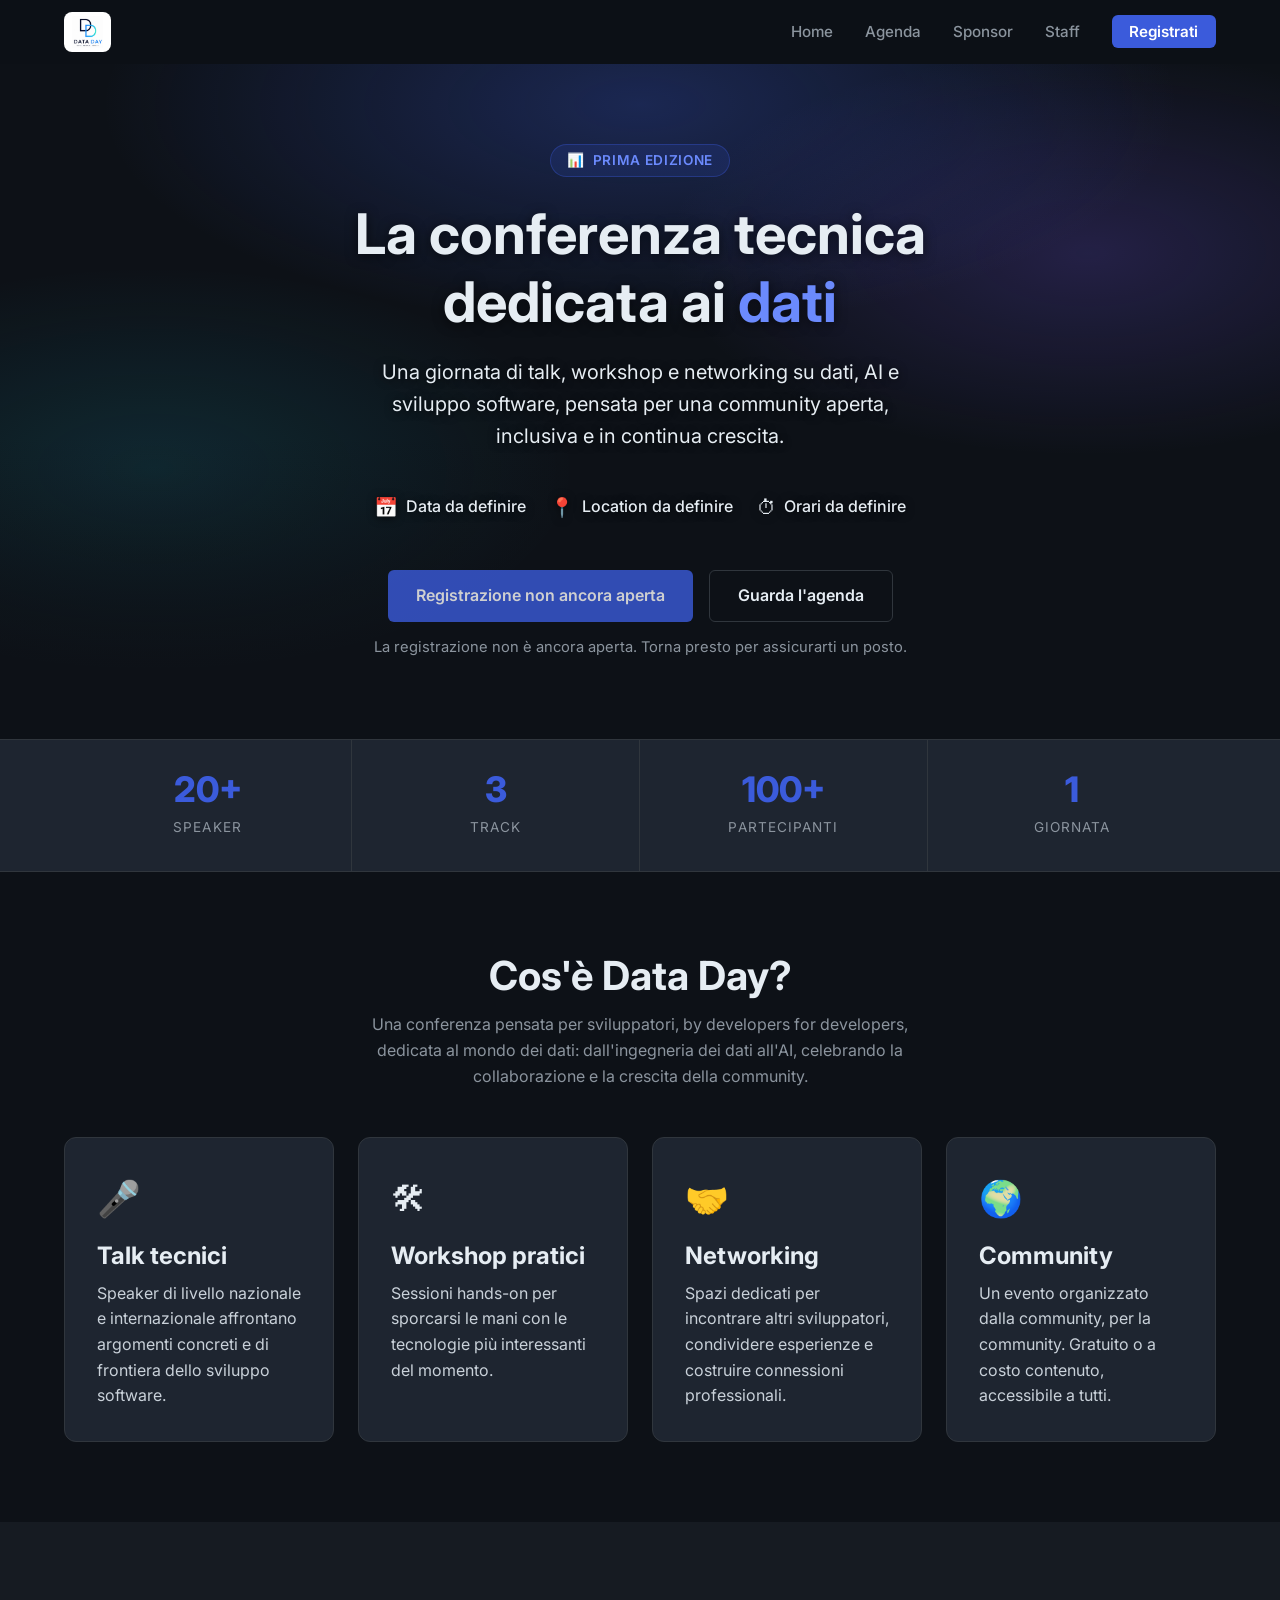
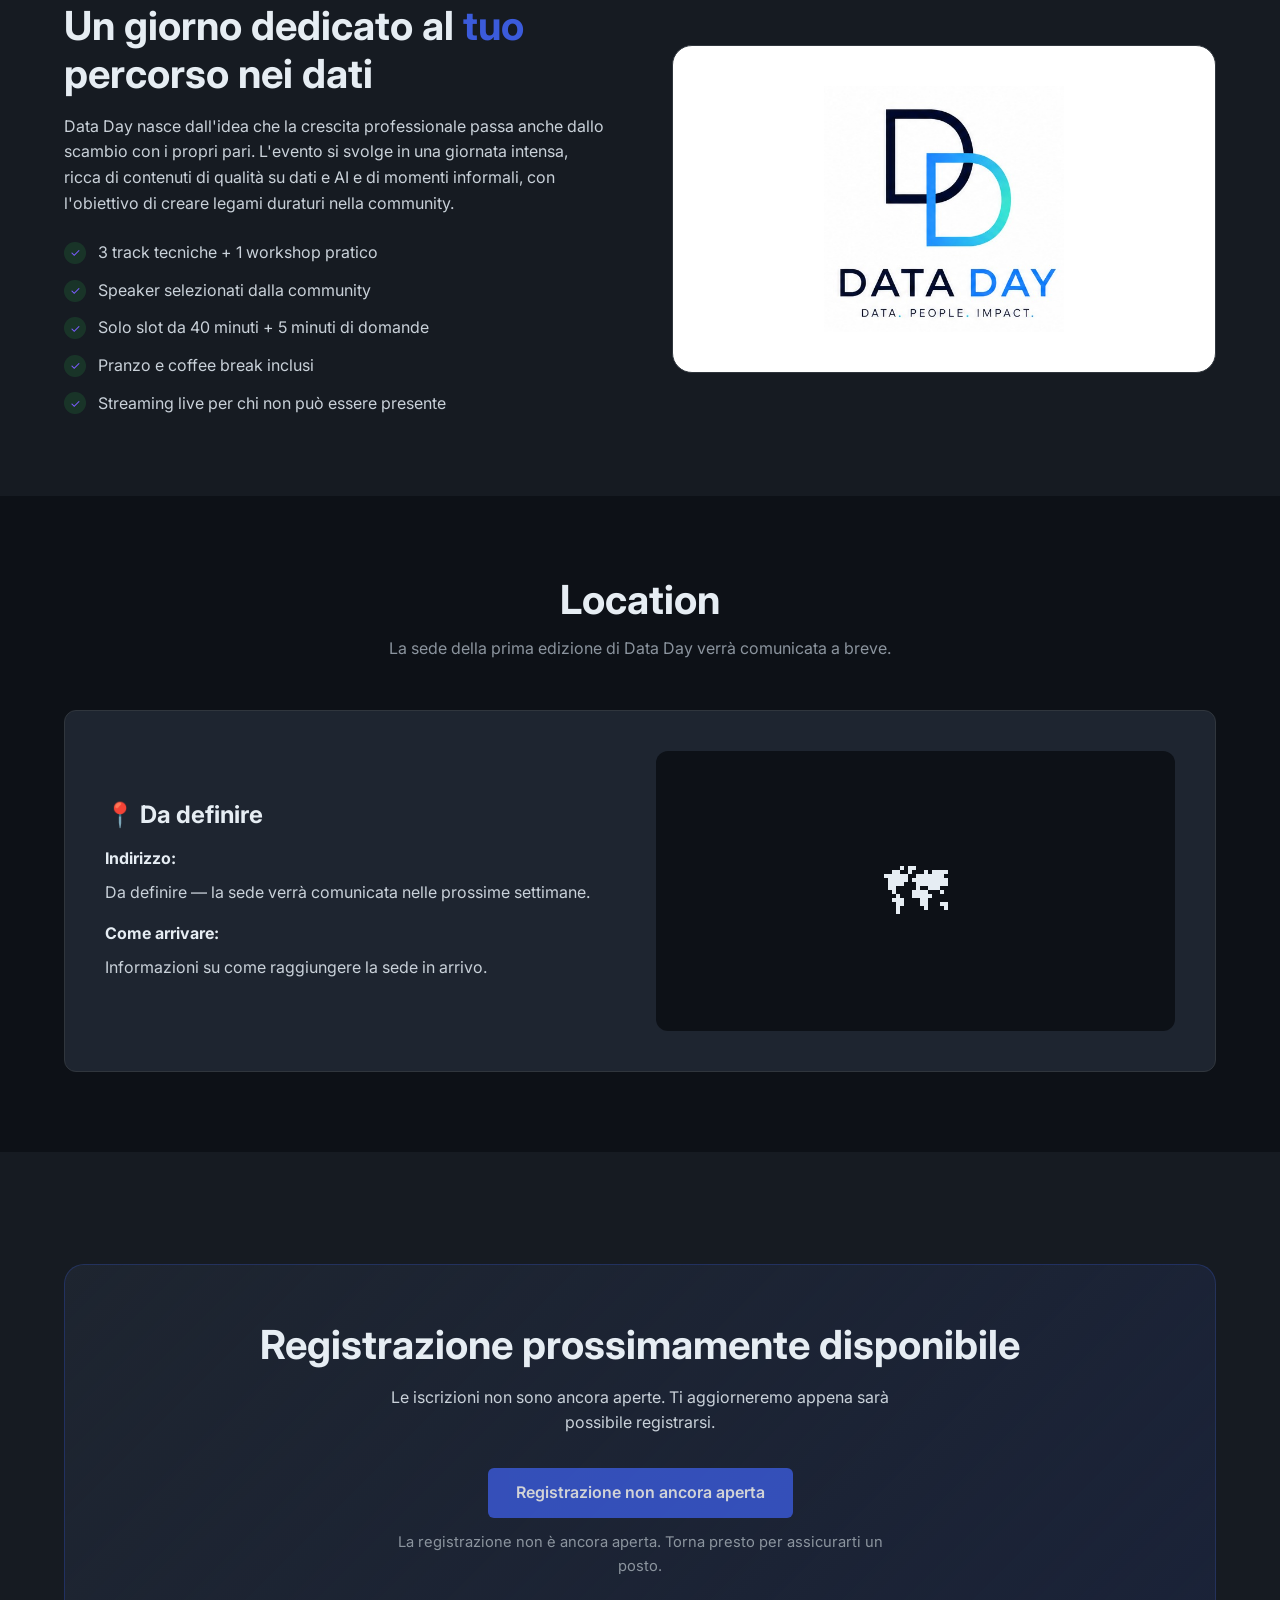
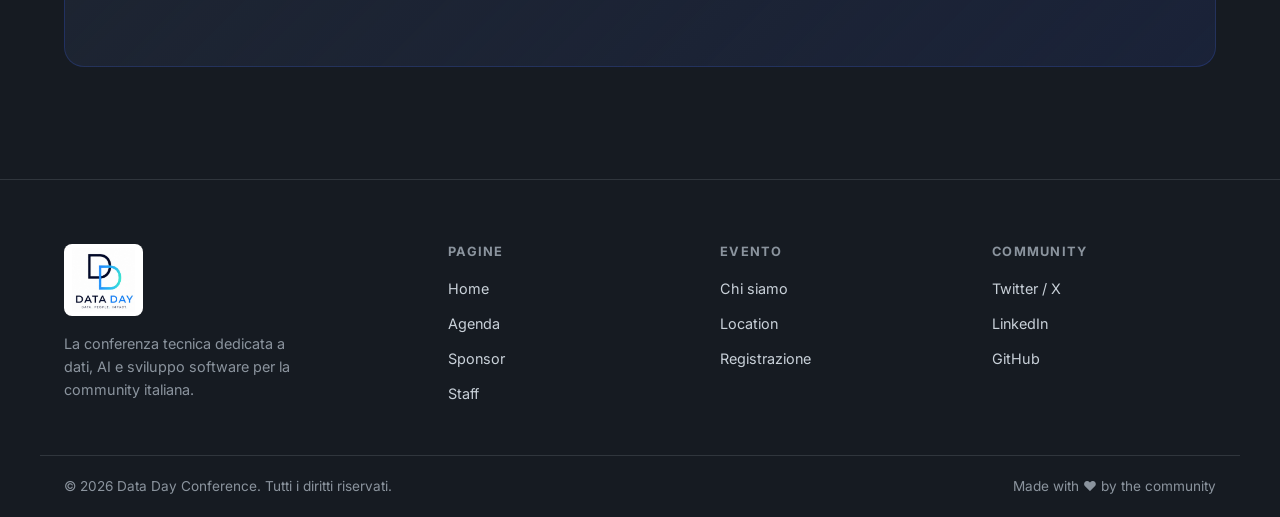
<file: index-logo3.html>
<!DOCTYPE html>
<html lang="it">
<head>
  <meta charset="UTF-8" />
  <meta name="viewport" content="width=device-width, initial-scale=1.0" />
  <meta name="description" content="Data Day — la conferenza tecnica dedicata a dati, AI e sviluppo software. Prima edizione." />
  <meta property="og:title" content="Data Day Conference" />
  <meta property="og:description" content="Data Day: la prima edizione della conferenza su dati, AI e sviluppo, con talk, workshop e community." />
  <meta property="og:type" content="website" />
  <meta property="og:url" content="https://dataday-conf.github.io" />
  <title>Data Day — Home</title>
  <link rel="preconnect" href="https://fonts.googleapis.com" />
  <link rel="preconnect" href="https://fonts.gstatic.com" crossorigin />
  <link href="https://fonts.googleapis.com/css2?family=Inter:wght@400;500;600;700;800&family=JetBrains+Mono:wght@400;500&display=swap" rel="stylesheet" />
  <link rel="stylesheet" href="css/style.css" />
  <link rel="icon" href="assets/favicon.ico" sizes="any" />
  <link rel="icon" type="image/png" href="assets/favicon.png" />
  <link rel="apple-touch-icon" href="assets/apple-touch-icon.png" />
</head>
<body>

  <a class="skip-link" href="#main-content">Salta al contenuto principale</a>

  <!-- ========== NAVBAR ========== -->
  <nav class="navbar" aria-label="Navigazione principale">
    <div class="navbar__inner">
      <a href="index.html" class="navbar__logo" aria-label="Data Day home">
        <img src="assets/logo/logo-data-day3.png" alt="Data Day" class="navbar__logo-img" />
      </a>

      <ul class="navbar__links" id="navbar-links" role="list">
        <li><a href="index.html" aria-current="page">Home</a></li>
        <li><a href="agenda.html">Agenda</a></li>
        <li><a href="sponsors.html">Sponsor</a></li>
        <li><a href="staff.html">Staff</a></li>
        <li><a href="#tickets" class="navbar__cta">Registrati</a></li>
      </ul>

      <button class="navbar__hamburger" id="navbar-hamburger" aria-label="Apri o chiudi il menu di navigazione" aria-expanded="false" aria-controls="navbar-links">
        <span></span><span></span><span></span>
      </button>
    </div>
  </nav>

  <main id="main-content" tabindex="-1">

  <!-- ========== HERO ========== -->
  <header class="hero">
    <div class="container" style="position:relative;z-index:1;">
      <div class="hero__eyebrow">
        <span>📊</span>
        <span>Prima edizione</span>
      </div>

      <h1>La conferenza tecnica<br>dedicata ai <span class="highlight">dati</span></h1>

      <p class="hero__subtitle">
        Una giornata di talk, workshop e networking su dati, AI e sviluppo software, pensata per una community aperta, inclusiva e in continua crescita.
      </p>

      <div class="hero__meta">
        <div class="hero__meta-item">
          <span class="icon" aria-hidden="true">📅</span>
          <span>Data da definire</span>
        </div>
        <div class="hero__meta-item">
          <span class="icon" aria-hidden="true">📍</span>
          <span>Location da definire</span>
        </div>
        <div class="hero__meta-item">
          <span class="icon" aria-hidden="true">⏱</span>
          <span>Orari da definire</span>
        </div>
      </div>

      <div class="hero__actions">
        <a
          id="register-hero-cta"
          href="#tickets"
          class="btn btn--primary"
          data-registration-cta="true"
          data-editions-index="data/editions.json"
          data-edition="2026"
          data-registration-message-target="registration-status-hero"
        >
          <span>Registrati ora</span>
          <span aria-hidden="true">→</span>
        </a>
        <a href="agenda.html" class="btn btn--outline">
          <span>Guarda l'agenda</span>
        </a>
      </div>
      <p id="registration-status-hero" class="registration-status" hidden aria-live="polite"></p>
    </div>
  </header>

  <!-- ========== STATS ========== -->
  <section class="stats" aria-label="Statistiche della conferenza">
    <div class="stats__grid container">
      <div class="stats__item">
        <span class="stats__number">20+</span>
        <span class="stats__label">Speaker</span>
      </div>
      <div class="stats__item">
        <span class="stats__number">3</span>
        <span class="stats__label">Track</span>
      </div>
      <div class="stats__item">
        <span class="stats__number">100+</span>
        <span class="stats__label">Partecipanti</span>
      </div>
      <div class="stats__item">
        <span class="stats__number">1</span>
        <span class="stats__label">Giornata</span>
      </div>
    </div>
  </section>

  <!-- ========== ABOUT ========== -->
  <section class="section" id="about">
    <div class="container">
      <div class="section__header">
        <h2>Cos'è Data Day?</h2>
        <p>Una conferenza pensata per sviluppatori, by developers for developers, dedicata al mondo dei dati: dall'ingegneria dei dati all'AI, celebrando la collaborazione e la crescita della community.</p>
      </div>

      <div class="about-grid">
        <div class="about-card">
          <div class="about-card__icon" aria-hidden="true">🎤</div>
          <h3>Talk tecnici</h3>
          <p>Speaker di livello nazionale e internazionale affrontano argomenti concreti e di frontiera dello sviluppo software.</p>
        </div>

        <div class="about-card">
          <div class="about-card__icon" aria-hidden="true">🛠</div>
          <h3>Workshop pratici</h3>
          <p>Sessioni hands-on per sporcarsi le mani con le tecnologie più interessanti del momento.</p>
        </div>

        <div class="about-card">
          <div class="about-card__icon" aria-hidden="true">🤝</div>
          <h3>Networking</h3>
          <p>Spazi dedicati per incontrare altri sviluppatori, condividere esperienze e costruire connessioni professionali.</p>
        </div>

        <div class="about-card">
          <div class="about-card__icon" aria-hidden="true">🌍</div>
          <h3>Community</h3>
          <p>Un evento organizzato dalla community, per la community. Gratuito o a costo contenuto, accessibile a tutti.</p>
        </div>
      </div>
    </div>
  </section>

  <!-- ========== EVENT DETAILS ========== -->
  <section class="section section--alt" id="event">
    <div class="container">
      <div class="feature">
        <div class="feature__content">
          <h2>Un giorno dedicato al <span style="color:var(--color-primary)">tuo</span> percorso nei dati</h2>
          <p>Data Day nasce dall'idea che la crescita professionale passa anche dallo scambio con i propri pari. L'evento si svolge in una giornata intensa, ricca di contenuti di qualità su dati e AI e di momenti informali, con l'obiettivo di creare legami duraturi nella community.</p>
          <ul class="feature__list">
            <li>3 track tecniche + 1 workshop pratico</li>
            <li>Speaker selezionati dalla community</li>
            <li>Solo slot da 40 minuti + 5 minuti di domande</li>
            <li>Pranzo e coffee break inclusi</li>
            <li>Streaming live per chi non può essere presente</li>
          </ul>
        </div>
        <div class="feature__visual" aria-hidden="true">
          <img src="assets/logo/logo-data-day3.png" alt="" class="feature__visual-img" />
        </div>
      </div>
    </div>
  </section>

  <!-- ========== CURRENT SPONSORS ========== -->
  <section
    class="section"
    id="home-sponsors"
    data-editions-index="data/editions.json"
    data-edition="2026"
    hidden
  >
    <div class="container">
      <div class="section__header">
        <h2 id="home-sponsors-title">Gli sponsor che ci supportano</h2>
        <p id="home-sponsors-description">Aziende che hanno scelto di essere al fianco della community Data Day.</p>
      </div>

      <div id="home-sponsors-container" aria-live="polite" aria-label="Sponsor attuali in home page"></div>

      <div class="text-center mt-3">
        <a id="home-sponsors-cta" href="sponsors.html" class="btn btn--outline">Scopri tutti i pacchetti sponsor</a>
        <a href="mailto:info@dataday.it?subject=Candidatura%20sponsor" class="btn btn--primary">Diventa sponsor</a>
      </div>
    </div>
  </section>

  <!-- ========== CFP ========== -->
  <section
    class="section"
    id="cfp"
    hidden
    data-cfp-config="data/editions.json"
    data-edition="2026"
  >
    <div class="container">
      <div class="cta-banner cfp-banner">
        <h2 id="cfp-title">Call for Papers aperta</h2>
        <p>
          Condividi la tua esperienza con la community: stiamo cercando talk che ispirino confronto,
          collaborazione e unione tra professionisti con background diversi.
        </p>
        <p class="cfp-banner__deadline"><strong>Chiusura CFP:</strong> <span id="cfp-deadline"></span></p>
        <a id="cfp-link" href="#" class="btn btn--primary" target="_blank" rel="noopener noreferrer">
          Invia la tua proposta →
        </a>
      </div>
    </div>
  </section>

  <!-- ========== LOCATION ========== -->
  <section class="section" id="location" data-editions-index="data/editions.json" data-edition="2026">
    <div class="container">
      <div class="section__header">
        <h2 id="location-title">Location</h2>
        <p id="location-description">La sede della prima edizione di Data Day verrà comunicata a breve.</p>
      </div>

      <div style="background:var(--color-surface);border:1px solid var(--color-border);border-radius:var(--radius-md);padding:2.5rem;display:grid;grid-template-columns:1fr 1fr;gap:2rem;align-items:center;" role="region" aria-label="Dettagli location">
        <div>
          <h3 id="location-city" style="margin-bottom:1rem;">📍 Da definire</h3>
          <p style="margin-bottom:0.5rem;"><strong id="location-address-label" style="color:var(--color-text);">Indirizzo:</strong></p>
          <p id="location-address" style="margin-bottom:1rem;">Da definire — la sede verrà comunicata nelle prossime settimane.</p>
          <p style="margin-bottom:0.5rem;"><strong id="location-transport-label" style="color:var(--color-text);">Come arrivare:</strong></p>
          <p id="location-transport">Informazioni su come raggiungere la sede in arrivo.</p>
        </div>
        <div id="location-map-container" style="background:var(--color-bg);border-radius:var(--radius-md);padding:1rem;min-height:280px;display:flex;align-items:center;justify-content:center;flex-direction:column;gap:0.75rem;">
          <iframe
            id="location-map-embed"
            title="Mappa location"
            loading="lazy"
            referrerpolicy="no-referrer-when-downgrade"
            style="width:100%;height:280px;border:0;border-radius:8px;display:none;"
          ></iframe>
          <div id="location-map-fallback" style="text-align:center;font-size:4rem;line-height:1;">🗺</div>
          <a id="location-map-link" href="#" target="_blank" rel="noopener noreferrer" style="display:none;">Apri la mappa</a>
        </div>
      </div>
    </div>
  </section>

  <!-- ========== CTA / TICKETS ========== -->
  <section class="section section--alt" id="tickets">
    <div class="container">
      <div class="cta-banner">
        <h2 id="tickets-title">Prenota il tuo posto</h2>
        <p id="tickets-description">I posti sono limitati. Registrati ora per assicurarti un posto alla prima edizione di Data Day!</p>
        <a
          id="register-tickets-cta"
          href="#"
          class="btn btn--primary"
          aria-label="Registrati a Data Day"
          data-registration-cta="true"
          data-editions-index="data/editions.json"
          data-edition="2026"
          data-registration-message-target="registration-status-tickets"
        >
          Registrati gratuitamente →
        </a>
        <p id="registration-status-tickets" class="registration-status" hidden aria-live="polite"></p>
      </div>
    </div>
  </section>

  </main>

  <!-- ========== FOOTER ========== -->
  <footer class="footer" role="contentinfo">
    <div class="footer__inner">
      <div class="footer__brand">
        <a href="index.html" class="navbar__logo" aria-label="Data Day home">
          <img src="assets/logo/logo-data-day3.png" alt="Data Day" class="navbar__logo-img" />
        </a>
        <p>La conferenza tecnica dedicata a dati, AI e sviluppo software per la community italiana.</p>
      </div>

      <div class="footer__col">
        <h4>Pagine</h4>
        <ul>
          <li><a href="index.html">Home</a></li>
          <li><a href="agenda.html">Agenda</a></li>
          <li><a href="sponsors.html">Sponsor</a></li>
          <li><a href="staff.html">Staff</a></li>
        </ul>
      </div>

      <div class="footer__col">
        <h4>Evento</h4>
        <ul>
          <li><a href="#about">Chi siamo</a></li>
          <li><a href="#location">Location</a></li>
          <li><a href="#tickets">Registrazione</a></li>
        </ul>
      </div>

      <div class="footer__col">
        <h4>Community</h4>
        <ul>
          <li><a href="https://twitter.com/datadayconf" target="_blank" rel="noopener noreferrer">Twitter / X</a></li>
          <li><a href="https://linkedin.com/company/dataday" target="_blank" rel="noopener noreferrer">LinkedIn</a></li>
          <li><a href="https://github.com/dataday-conf" target="_blank" rel="noopener noreferrer">GitHub</a></li>
        </ul>
      </div>
    </div>

    <div class="footer__bottom">
      <p>© 2026 Data Day Conference. Tutti i diritti riservati.</p>
      <p>Made with ❤️ by the community</p>
    </div>
  </footer>

  <script src="js/main.js"></script>
</body>
</html>
</file>
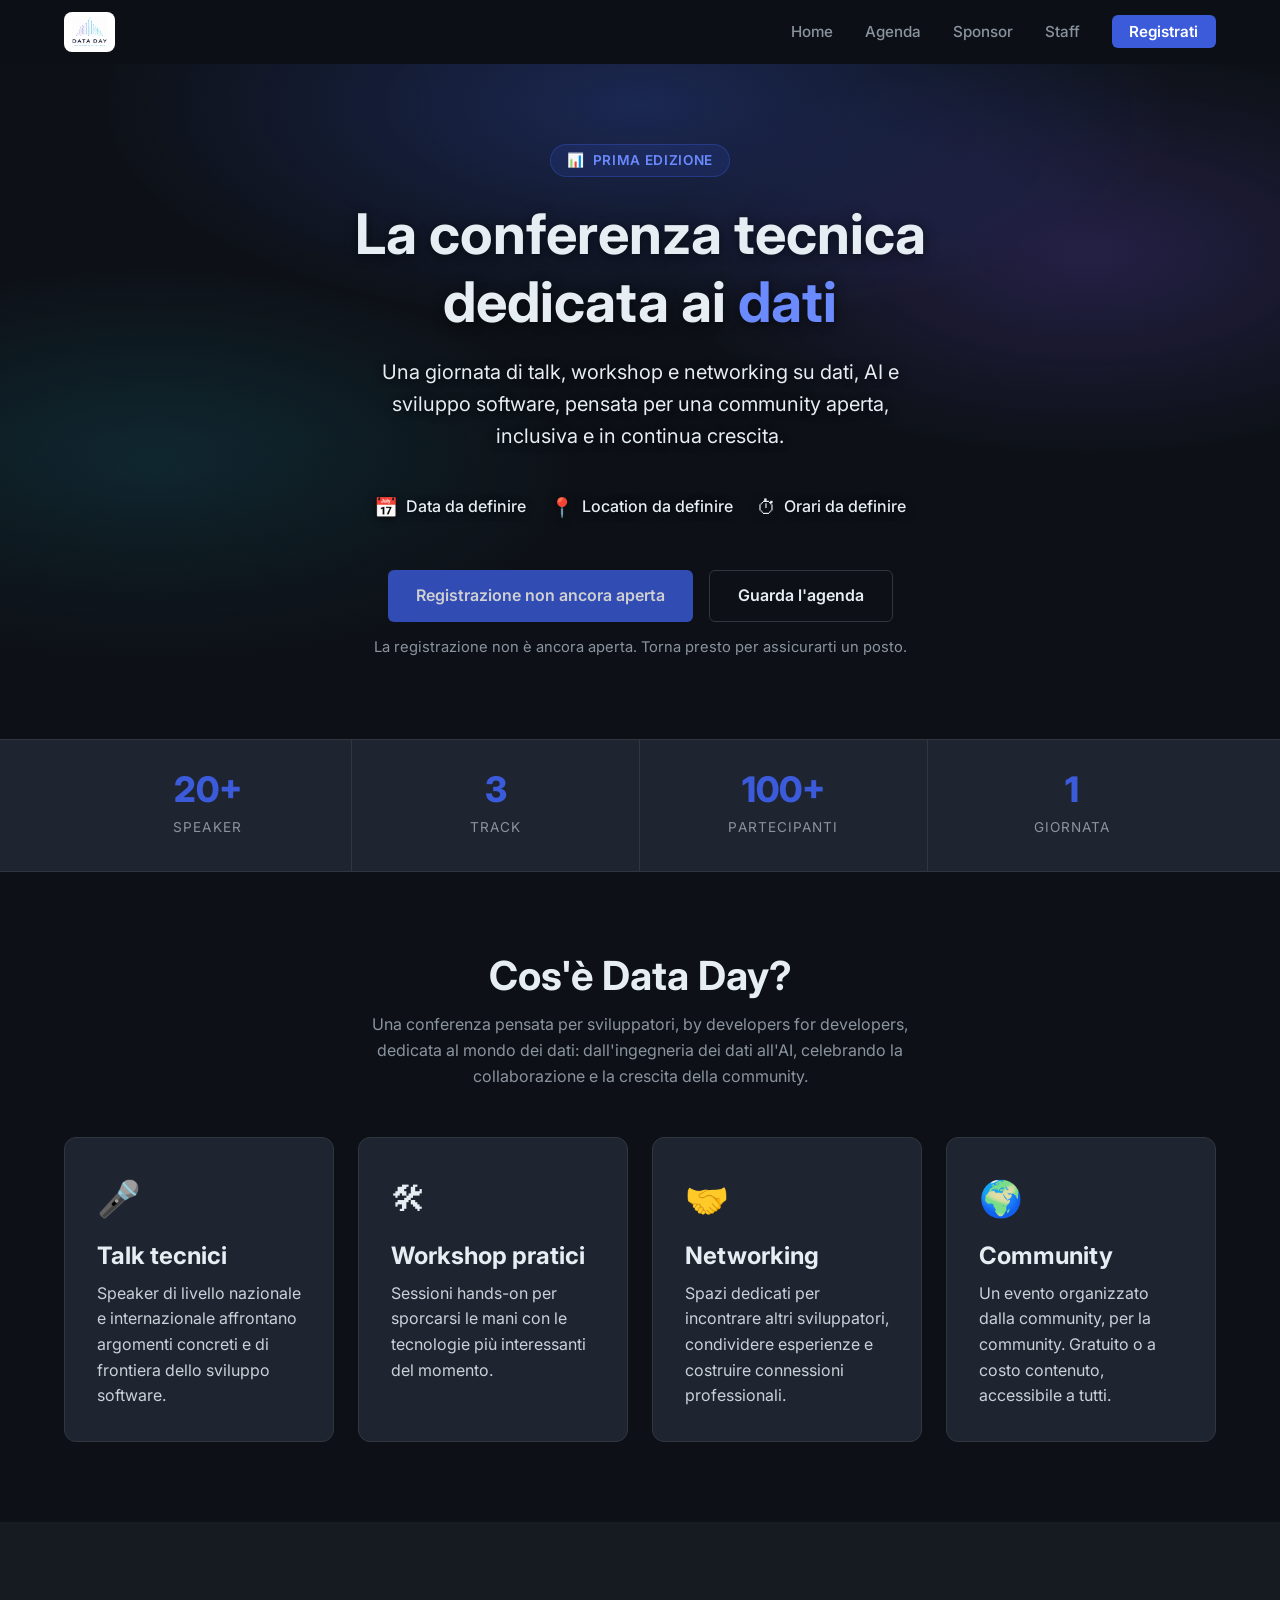
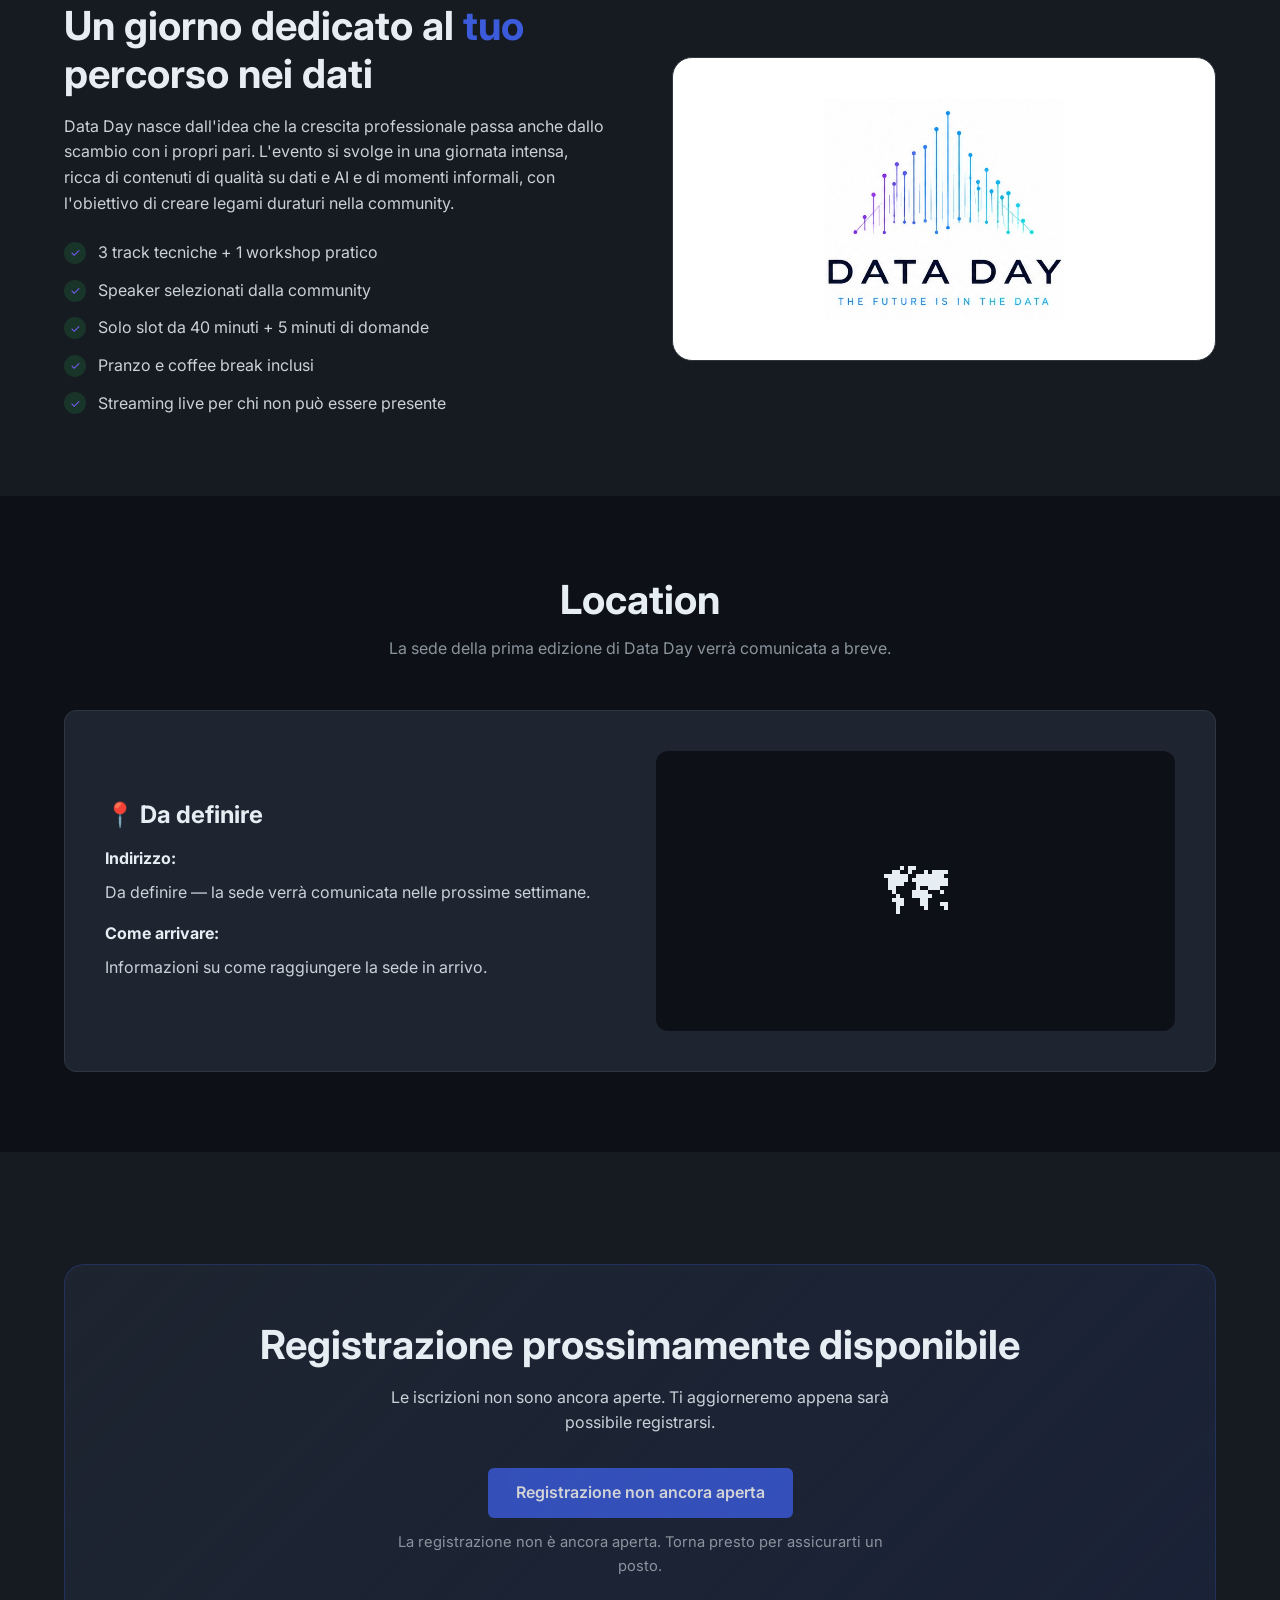
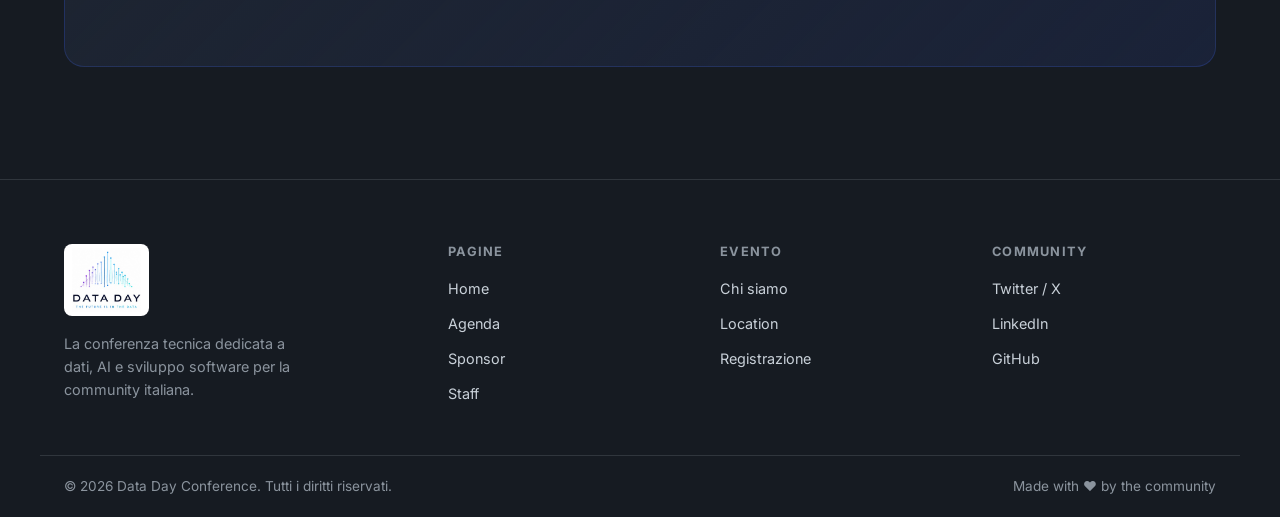
<file: index-logo4.html>
<!DOCTYPE html>
<html lang="it">
<head>
  <meta charset="UTF-8" />
  <meta name="viewport" content="width=device-width, initial-scale=1.0" />
  <meta name="description" content="Data Day — la conferenza tecnica dedicata a dati, AI e sviluppo software. Prima edizione." />
  <meta property="og:title" content="Data Day Conference" />
  <meta property="og:description" content="Data Day: la prima edizione della conferenza su dati, AI e sviluppo, con talk, workshop e community." />
  <meta property="og:type" content="website" />
  <meta property="og:url" content="https://dataday-conf.github.io" />
  <title>Data Day — Home</title>
  <link rel="preconnect" href="https://fonts.googleapis.com" />
  <link rel="preconnect" href="https://fonts.gstatic.com" crossorigin />
  <link href="https://fonts.googleapis.com/css2?family=Inter:wght@400;500;600;700;800&family=JetBrains+Mono:wght@400;500&display=swap" rel="stylesheet" />
  <link rel="stylesheet" href="css/style.css" />
  <link rel="icon" href="assets/favicon.ico" sizes="any" />
  <link rel="icon" type="image/png" href="assets/favicon.png" />
  <link rel="apple-touch-icon" href="assets/apple-touch-icon.png" />
</head>
<body>

  <a class="skip-link" href="#main-content">Salta al contenuto principale</a>

  <!-- ========== NAVBAR ========== -->
  <nav class="navbar" aria-label="Navigazione principale">
    <div class="navbar__inner">
      <a href="index.html" class="navbar__logo" aria-label="Data Day home">
        <img src="assets/logo/logo-data-day4.png" alt="Data Day" class="navbar__logo-img" />
      </a>

      <ul class="navbar__links" id="navbar-links" role="list">
        <li><a href="index.html" aria-current="page">Home</a></li>
        <li><a href="agenda.html">Agenda</a></li>
        <li><a href="sponsors.html">Sponsor</a></li>
        <li><a href="staff.html">Staff</a></li>
        <li><a href="#tickets" class="navbar__cta">Registrati</a></li>
      </ul>

      <button class="navbar__hamburger" id="navbar-hamburger" aria-label="Apri o chiudi il menu di navigazione" aria-expanded="false" aria-controls="navbar-links">
        <span></span><span></span><span></span>
      </button>
    </div>
  </nav>

  <main id="main-content" tabindex="-1">

  <!-- ========== HERO ========== -->
  <header class="hero">
    <div class="container" style="position:relative;z-index:1;">
      <div class="hero__eyebrow">
        <span>📊</span>
        <span>Prima edizione</span>
      </div>

      <h1>La conferenza tecnica<br>dedicata ai <span class="highlight">dati</span></h1>

      <p class="hero__subtitle">
        Una giornata di talk, workshop e networking su dati, AI e sviluppo software, pensata per una community aperta, inclusiva e in continua crescita.
      </p>

      <div class="hero__meta">
        <div class="hero__meta-item">
          <span class="icon" aria-hidden="true">📅</span>
          <span>Data da definire</span>
        </div>
        <div class="hero__meta-item">
          <span class="icon" aria-hidden="true">📍</span>
          <span>Location da definire</span>
        </div>
        <div class="hero__meta-item">
          <span class="icon" aria-hidden="true">⏱</span>
          <span>Orari da definire</span>
        </div>
      </div>

      <div class="hero__actions">
        <a
          id="register-hero-cta"
          href="#tickets"
          class="btn btn--primary"
          data-registration-cta="true"
          data-editions-index="data/editions.json"
          data-edition="2026"
          data-registration-message-target="registration-status-hero"
        >
          <span>Registrati ora</span>
          <span aria-hidden="true">→</span>
        </a>
        <a href="agenda.html" class="btn btn--outline">
          <span>Guarda l'agenda</span>
        </a>
      </div>
      <p id="registration-status-hero" class="registration-status" hidden aria-live="polite"></p>
    </div>
  </header>

  <!-- ========== STATS ========== -->
  <section class="stats" aria-label="Statistiche della conferenza">
    <div class="stats__grid container">
      <div class="stats__item">
        <span class="stats__number">20+</span>
        <span class="stats__label">Speaker</span>
      </div>
      <div class="stats__item">
        <span class="stats__number">3</span>
        <span class="stats__label">Track</span>
      </div>
      <div class="stats__item">
        <span class="stats__number">100+</span>
        <span class="stats__label">Partecipanti</span>
      </div>
      <div class="stats__item">
        <span class="stats__number">1</span>
        <span class="stats__label">Giornata</span>
      </div>
    </div>
  </section>

  <!-- ========== ABOUT ========== -->
  <section class="section" id="about">
    <div class="container">
      <div class="section__header">
        <h2>Cos'è Data Day?</h2>
        <p>Una conferenza pensata per sviluppatori, by developers for developers, dedicata al mondo dei dati: dall'ingegneria dei dati all'AI, celebrando la collaborazione e la crescita della community.</p>
      </div>

      <div class="about-grid">
        <div class="about-card">
          <div class="about-card__icon" aria-hidden="true">🎤</div>
          <h3>Talk tecnici</h3>
          <p>Speaker di livello nazionale e internazionale affrontano argomenti concreti e di frontiera dello sviluppo software.</p>
        </div>

        <div class="about-card">
          <div class="about-card__icon" aria-hidden="true">🛠</div>
          <h3>Workshop pratici</h3>
          <p>Sessioni hands-on per sporcarsi le mani con le tecnologie più interessanti del momento.</p>
        </div>

        <div class="about-card">
          <div class="about-card__icon" aria-hidden="true">🤝</div>
          <h3>Networking</h3>
          <p>Spazi dedicati per incontrare altri sviluppatori, condividere esperienze e costruire connessioni professionali.</p>
        </div>

        <div class="about-card">
          <div class="about-card__icon" aria-hidden="true">🌍</div>
          <h3>Community</h3>
          <p>Un evento organizzato dalla community, per la community. Gratuito o a costo contenuto, accessibile a tutti.</p>
        </div>
      </div>
    </div>
  </section>

  <!-- ========== EVENT DETAILS ========== -->
  <section class="section section--alt" id="event">
    <div class="container">
      <div class="feature">
        <div class="feature__content">
          <h2>Un giorno dedicato al <span style="color:var(--color-primary)">tuo</span> percorso nei dati</h2>
          <p>Data Day nasce dall'idea che la crescita professionale passa anche dallo scambio con i propri pari. L'evento si svolge in una giornata intensa, ricca di contenuti di qualità su dati e AI e di momenti informali, con l'obiettivo di creare legami duraturi nella community.</p>
          <ul class="feature__list">
            <li>3 track tecniche + 1 workshop pratico</li>
            <li>Speaker selezionati dalla community</li>
            <li>Solo slot da 40 minuti + 5 minuti di domande</li>
            <li>Pranzo e coffee break inclusi</li>
            <li>Streaming live per chi non può essere presente</li>
          </ul>
        </div>
        <div class="feature__visual" aria-hidden="true">
          <img src="assets/logo/logo-data-day4.png" alt="" class="feature__visual-img" />
        </div>
      </div>
    </div>
  </section>

  <!-- ========== CURRENT SPONSORS ========== -->
  <section
    class="section"
    id="home-sponsors"
    data-editions-index="data/editions.json"
    data-edition="2026"
    hidden
  >
    <div class="container">
      <div class="section__header">
        <h2 id="home-sponsors-title">Gli sponsor che ci supportano</h2>
        <p id="home-sponsors-description">Aziende che hanno scelto di essere al fianco della community Data Day.</p>
      </div>

      <div id="home-sponsors-container" aria-live="polite" aria-label="Sponsor attuali in home page"></div>

      <div class="text-center mt-3">
        <a id="home-sponsors-cta" href="sponsors.html" class="btn btn--outline">Scopri tutti i pacchetti sponsor</a>
        <a href="mailto:info@dataday.it?subject=Candidatura%20sponsor" class="btn btn--primary">Diventa sponsor</a>
      </div>
    </div>
  </section>

  <!-- ========== CFP ========== -->
  <section
    class="section"
    id="cfp"
    hidden
    data-cfp-config="data/editions.json"
    data-edition="2026"
  >
    <div class="container">
      <div class="cta-banner cfp-banner">
        <h2 id="cfp-title">Call for Papers aperta</h2>
        <p>
          Condividi la tua esperienza con la community: stiamo cercando talk che ispirino confronto,
          collaborazione e unione tra professionisti con background diversi.
        </p>
        <p class="cfp-banner__deadline"><strong>Chiusura CFP:</strong> <span id="cfp-deadline"></span></p>
        <a id="cfp-link" href="#" class="btn btn--primary" target="_blank" rel="noopener noreferrer">
          Invia la tua proposta →
        </a>
      </div>
    </div>
  </section>

  <!-- ========== LOCATION ========== -->
  <section class="section" id="location" data-editions-index="data/editions.json" data-edition="2026">
    <div class="container">
      <div class="section__header">
        <h2 id="location-title">Location</h2>
        <p id="location-description">La sede della prima edizione di Data Day verrà comunicata a breve.</p>
      </div>

      <div style="background:var(--color-surface);border:1px solid var(--color-border);border-radius:var(--radius-md);padding:2.5rem;display:grid;grid-template-columns:1fr 1fr;gap:2rem;align-items:center;" role="region" aria-label="Dettagli location">
        <div>
          <h3 id="location-city" style="margin-bottom:1rem;">📍 Da definire</h3>
          <p style="margin-bottom:0.5rem;"><strong id="location-address-label" style="color:var(--color-text);">Indirizzo:</strong></p>
          <p id="location-address" style="margin-bottom:1rem;">Da definire — la sede verrà comunicata nelle prossime settimane.</p>
          <p style="margin-bottom:0.5rem;"><strong id="location-transport-label" style="color:var(--color-text);">Come arrivare:</strong></p>
          <p id="location-transport">Informazioni su come raggiungere la sede in arrivo.</p>
        </div>
        <div id="location-map-container" style="background:var(--color-bg);border-radius:var(--radius-md);padding:1rem;min-height:280px;display:flex;align-items:center;justify-content:center;flex-direction:column;gap:0.75rem;">
          <iframe
            id="location-map-embed"
            title="Mappa location"
            loading="lazy"
            referrerpolicy="no-referrer-when-downgrade"
            style="width:100%;height:280px;border:0;border-radius:8px;display:none;"
          ></iframe>
          <div id="location-map-fallback" style="text-align:center;font-size:4rem;line-height:1;">🗺</div>
          <a id="location-map-link" href="#" target="_blank" rel="noopener noreferrer" style="display:none;">Apri la mappa</a>
        </div>
      </div>
    </div>
  </section>

  <!-- ========== CTA / TICKETS ========== -->
  <section class="section section--alt" id="tickets">
    <div class="container">
      <div class="cta-banner">
        <h2 id="tickets-title">Prenota il tuo posto</h2>
        <p id="tickets-description">I posti sono limitati. Registrati ora per assicurarti un posto alla prima edizione di Data Day!</p>
        <a
          id="register-tickets-cta"
          href="#"
          class="btn btn--primary"
          aria-label="Registrati a Data Day"
          data-registration-cta="true"
          data-editions-index="data/editions.json"
          data-edition="2026"
          data-registration-message-target="registration-status-tickets"
        >
          Registrati gratuitamente →
        </a>
        <p id="registration-status-tickets" class="registration-status" hidden aria-live="polite"></p>
      </div>
    </div>
  </section>

  </main>

  <!-- ========== FOOTER ========== -->
  <footer class="footer" role="contentinfo">
    <div class="footer__inner">
      <div class="footer__brand">
        <a href="index.html" class="navbar__logo" aria-label="Data Day home">
          <img src="assets/logo/logo-data-day4.png" alt="Data Day" class="navbar__logo-img" />
        </a>
        <p>La conferenza tecnica dedicata a dati, AI e sviluppo software per la community italiana.</p>
      </div>

      <div class="footer__col">
        <h4>Pagine</h4>
        <ul>
          <li><a href="index.html">Home</a></li>
          <li><a href="agenda.html">Agenda</a></li>
          <li><a href="sponsors.html">Sponsor</a></li>
          <li><a href="staff.html">Staff</a></li>
        </ul>
      </div>

      <div class="footer__col">
        <h4>Evento</h4>
        <ul>
          <li><a href="#about">Chi siamo</a></li>
          <li><a href="#location">Location</a></li>
          <li><a href="#tickets">Registrazione</a></li>
        </ul>
      </div>

      <div class="footer__col">
        <h4>Community</h4>
        <ul>
          <li><a href="https://twitter.com/datadayconf" target="_blank" rel="noopener noreferrer">Twitter / X</a></li>
          <li><a href="https://linkedin.com/company/dataday" target="_blank" rel="noopener noreferrer">LinkedIn</a></li>
          <li><a href="https://github.com/dataday-conf" target="_blank" rel="noopener noreferrer">GitHub</a></li>
        </ul>
      </div>
    </div>

    <div class="footer__bottom">
      <p>© 2026 Data Day Conference. Tutti i diritti riservati.</p>
      <p>Made with ❤️ by the community</p>
    </div>
  </footer>

  <script src="js/main.js"></script>
</body>
</html>
</file>
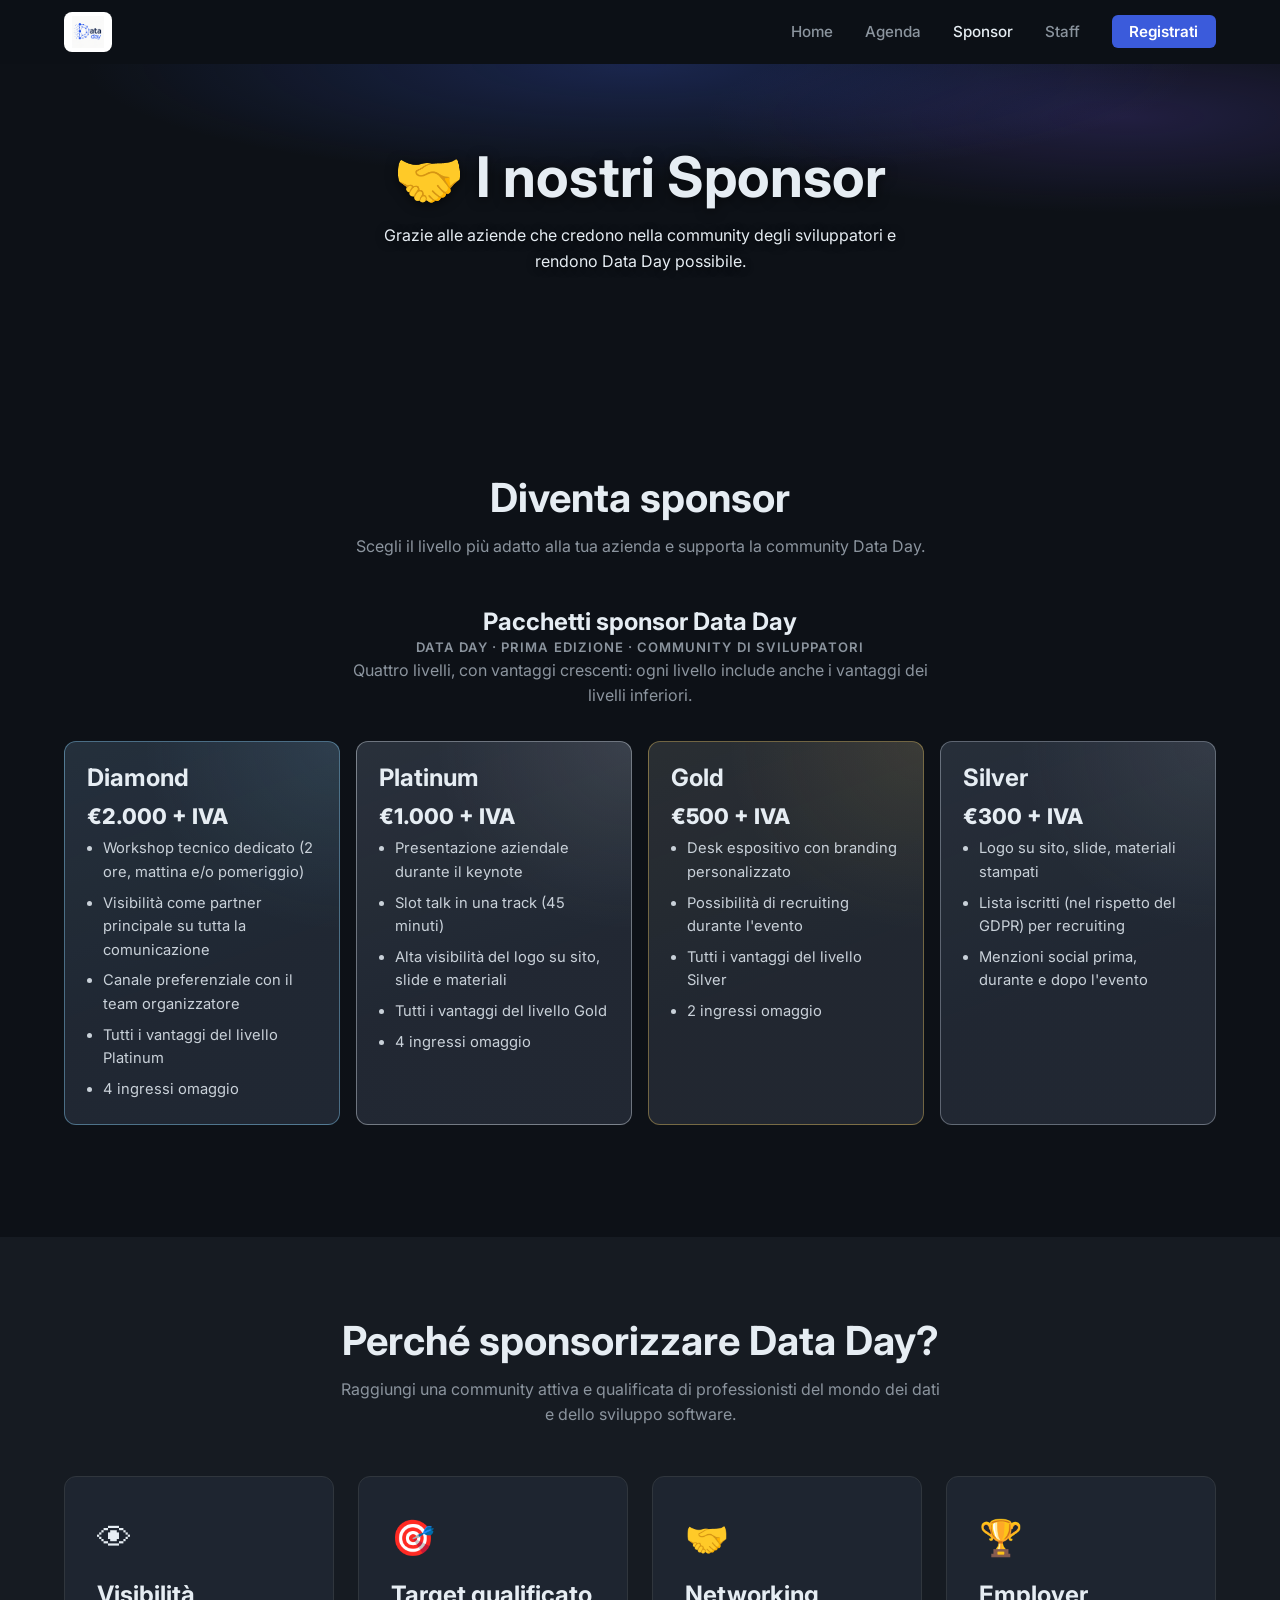
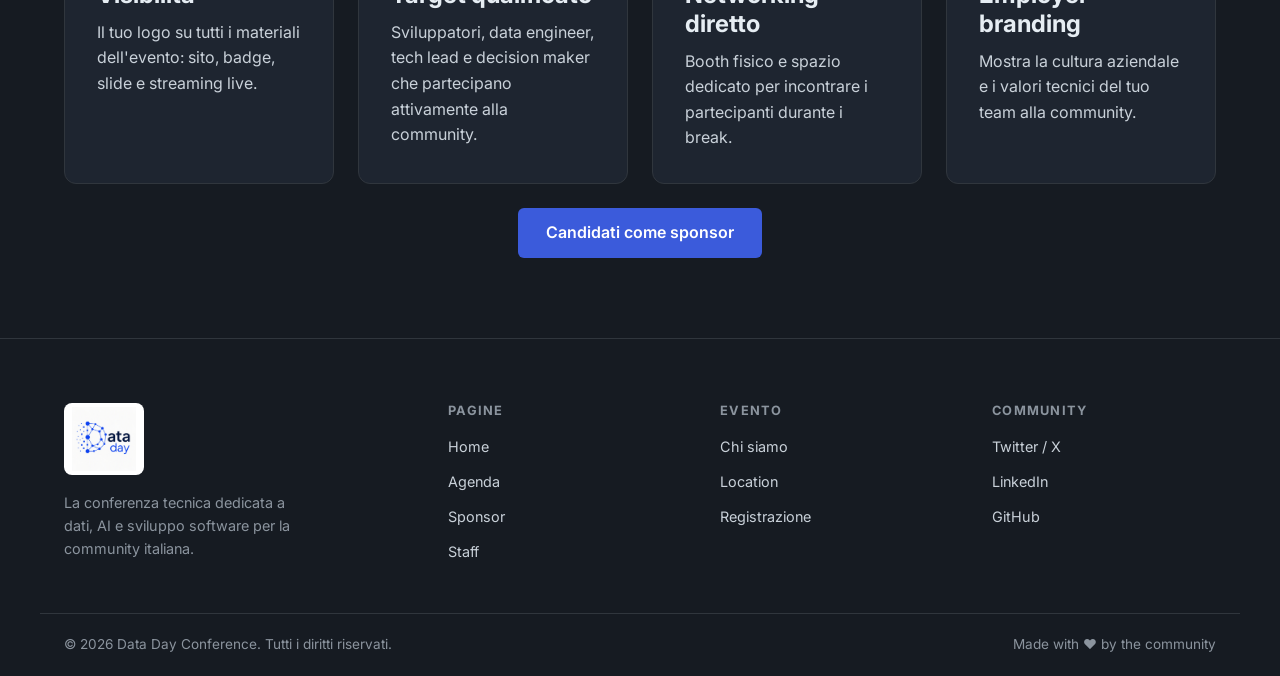
<file: sponsors.html>
<!DOCTYPE html>
<html lang="it">
<head>
  <meta charset="UTF-8" />
  <meta name="viewport" content="width=device-width, initial-scale=1.0" />
  <meta name="description" content="Data Day — Scopri le aziende che supportano la conferenza." />
  <meta property="og:title" content="Data Day — Sponsor" />
  <meta property="og:description" content="Le aziende che rendono possibile la prima edizione di Data Day." />
  <meta property="og:type" content="website" />
  <meta property="og:url" content="https://dataday-conf.github.io/sponsors.html" />
  <title>Data Day — Sponsor</title>
  <link rel="preconnect" href="https://fonts.googleapis.com" />
  <link rel="preconnect" href="https://fonts.gstatic.com" crossorigin />
  <link href="https://fonts.googleapis.com/css2?family=Inter:wght@400;500;600;700;800&family=JetBrains+Mono:wght@400;500&display=swap" rel="stylesheet" />
  <link rel="stylesheet" href="css/style.css" />
  <link rel="icon" href="assets/favicon.ico" sizes="any" />
  <link rel="icon" type="image/png" href="assets/favicon.png" />
  <link rel="apple-touch-icon" href="assets/apple-touch-icon.png" />
</head>
<body>

  <a class="skip-link" href="#main-content">Salta al contenuto principale</a>

  <!-- ========== NAVBAR ========== -->
  <nav class="navbar" aria-label="Navigazione principale">
    <div class="navbar__inner">
      <a href="index.html" class="navbar__logo" aria-label="Data Day home">
        <img src="assets/logo/logo-data-day1.jpeg" alt="Data Day" class="navbar__logo-img" />
      </a>

      <ul class="navbar__links" id="navbar-links" role="list">
        <li><a href="index.html">Home</a></li>
        <li><a href="agenda.html">Agenda</a></li>
        <li><a href="sponsors.html" aria-current="page">Sponsor</a></li>
        <li><a href="staff.html">Staff</a></li>
        <li><a href="index.html#tickets" class="navbar__cta">Registrati</a></li>
      </ul>

      <button class="navbar__hamburger" id="navbar-hamburger" aria-label="Apri o chiudi il menu di navigazione" aria-expanded="false" aria-controls="navbar-links">
        <span></span><span></span><span></span>
      </button>
    </div>
  </nav>

  <!-- ========== PAGE HERO ========== -->
  <header class="page-hero">
    <div class="container">
      <h1>🤝 I nostri Sponsor</h1>
      <p>Grazie alle aziende che credono nella community degli sviluppatori e rendono Data Day possibile.</p>
    </div>
  </header>

  <!-- ========== SPONSORS ========== -->
  <main id="main-content" tabindex="-1">
    <section class="section" aria-label="Sponsor della conferenza">
      <div class="container">

        <!-- Dynamic sponsors content injected here -->
        <div id="sponsors-container" data-editions-index="data/editions.json" data-edition="2026" aria-live="polite" aria-label="Contenuto sponsor">
          <!-- Rendered by sponsors.js -->
        </div>

      </div>
    </section>

    <!-- Why sponsor section -->
    <section class="section section--alt" aria-label="Perché sponsorizzare Data Day">
      <div class="container">
        <div class="section__header">
          <h2>Perché sponsorizzare Data Day?</h2>
          <p>Raggiungi una community attiva e qualificata di professionisti del mondo dei dati e dello sviluppo software.</p>
        </div>

        <div class="about-grid">
          <div class="about-card">
            <div class="about-card__icon" aria-hidden="true">👁</div>
            <h3>Visibilità</h3>
            <p>Il tuo logo su tutti i materiali dell'evento: sito, badge, slide e streaming live.</p>
          </div>

          <div class="about-card">
            <div class="about-card__icon" aria-hidden="true">🎯</div>
            <h3>Target qualificato</h3>
            <p>Sviluppatori, data engineer, tech lead e decision maker che partecipano attivamente alla community.</p>
          </div>

          <div class="about-card">
            <div class="about-card__icon" aria-hidden="true">🤝</div>
            <h3>Networking diretto</h3>
            <p>Booth fisico e spazio dedicato per incontrare i partecipanti durante i break.</p>
          </div>

          <div class="about-card">
            <div class="about-card__icon" aria-hidden="true">🏆</div>
            <h3>Employer branding</h3>
            <p>Mostra la cultura aziendale e i valori tecnici del tuo team alla community.</p>
          </div>
        </div>

        <div class="text-center mt-3">
          <a href="mailto:info@dataday.it?subject=Candidatura%20sponsor" class="btn btn--primary">Candidati come sponsor</a>
        </div>

      </div>
    </section>
  </main>

  <!-- ========== FOOTER ========== -->
  <footer class="footer" role="contentinfo">
    <div class="footer__inner">
      <div class="footer__brand">
        <a href="index.html" class="navbar__logo" aria-label="Data Day home">
          <img src="assets/logo/logo-data-day1.jpeg" alt="Data Day" class="navbar__logo-img" />
        </a>
        <p>La conferenza tecnica dedicata a dati, AI e sviluppo software per la community italiana.</p>
      </div>

      <div class="footer__col">
        <h4>Pagine</h4>
        <ul>
          <li><a href="index.html">Home</a></li>
          <li><a href="agenda.html">Agenda</a></li>
          <li><a href="sponsors.html">Sponsor</a></li>
          <li><a href="staff.html">Staff</a></li>
        </ul>
      </div>

      <div class="footer__col">
        <h4>Evento</h4>
        <ul>
          <li><a href="index.html#about">Chi siamo</a></li>
          <li><a href="index.html#location">Location</a></li>
          <li><a href="index.html#tickets">Registrazione</a></li>
        </ul>
      </div>

      <div class="footer__col">
        <h4>Community</h4>
        <ul>
          <li><a href="https://twitter.com/datadayconf" target="_blank" rel="noopener noreferrer">Twitter / X</a></li>
          <li><a href="https://linkedin.com/company/dataday" target="_blank" rel="noopener noreferrer">LinkedIn</a></li>
          <li><a href="https://github.com/dataday-conf" target="_blank" rel="noopener noreferrer">GitHub</a></li>
        </ul>
      </div>
    </div>

    <div class="footer__bottom">
      <p>© 2026 Data Day Conference. Tutti i diritti riservati.</p>
      <p>Made with ❤️ by the community</p>
    </div>
  </footer>

  <script src="js/main.js"></script>
  <script src="js/sponsors.js"></script>
</body>
</html>
</file>
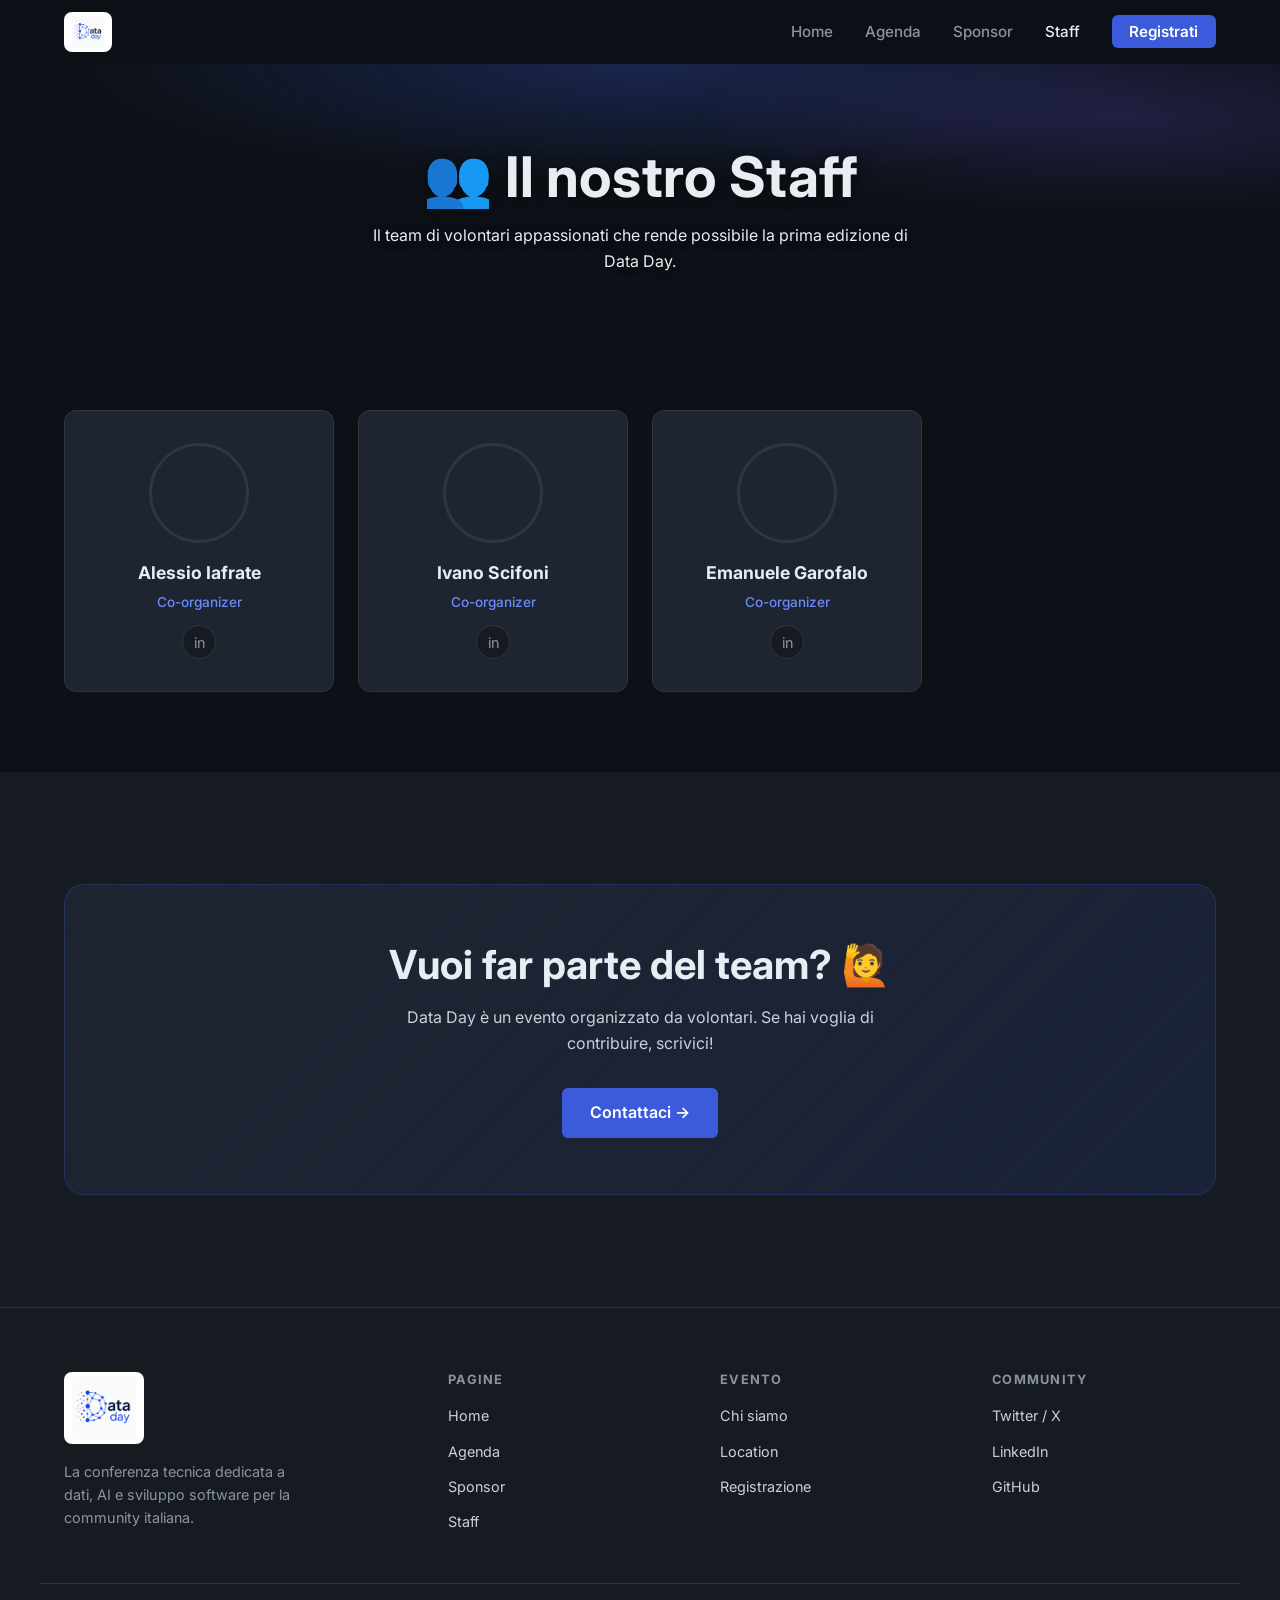
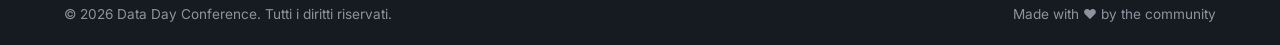
<file: staff.html>
<!DOCTYPE html>
<html lang="it">
<head>
  <meta charset="UTF-8" />
  <meta name="viewport" content="width=device-width, initial-scale=1.0" />
  <meta name="description" content="Data Day — Conosci il team che organizza la conferenza." />
  <meta property="og:title" content="Data Day — Staff" />
  <meta property="og:description" content="Il team dietro la prima edizione di Data Day." />
  <meta property="og:type" content="website" />
  <meta property="og:url" content="https://dataday-conf.github.io/staff.html" />
  <title>Data Day — Staff</title>
  <link rel="preconnect" href="https://fonts.googleapis.com" />
  <link rel="preconnect" href="https://fonts.gstatic.com" crossorigin />
  <link href="https://fonts.googleapis.com/css2?family=Inter:wght@400;500;600;700;800&family=JetBrains+Mono:wght@400;500&display=swap" rel="stylesheet" />
  <link rel="stylesheet" href="css/style.css" />
  <link rel="icon" href="assets/favicon.ico" sizes="any" />
  <link rel="icon" type="image/png" href="assets/favicon.png" />
  <link rel="apple-touch-icon" href="assets/apple-touch-icon.png" />
</head>
<body>

  <a class="skip-link" href="#main-content">Salta al contenuto principale</a>

  <!-- ========== NAVBAR ========== -->
  <nav class="navbar" aria-label="Navigazione principale">
    <div class="navbar__inner">
      <a href="index.html" class="navbar__logo" aria-label="Data Day home">
        <img src="assets/logo/logo-data-day1.jpeg" alt="Data Day" class="navbar__logo-img" />
      </a>

      <ul class="navbar__links" id="navbar-links" role="list">
        <li><a href="index.html">Home</a></li>
        <li><a href="agenda.html">Agenda</a></li>
        <li><a href="sponsors.html">Sponsor</a></li>
        <li><a href="staff.html" aria-current="page">Staff</a></li>
        <li><a href="index.html#tickets" class="navbar__cta">Registrati</a></li>
      </ul>

      <button class="navbar__hamburger" id="navbar-hamburger" aria-label="Apri o chiudi il menu di navigazione" aria-expanded="false" aria-controls="navbar-links">
        <span></span><span></span><span></span>
      </button>
    </div>
  </nav>

  <!-- ========== PAGE HERO ========== -->
  <header class="page-hero">
    <div class="container">
      <h1>👥 Il nostro Staff</h1>
      <p>Il team di volontari appassionati che rende possibile la prima edizione di Data Day.</p>
    </div>
  </header>

  <!-- ========== STAFF ========== -->
  <main id="main-content" tabindex="-1">
    <section class="section" aria-label="Membri dello staff">
      <div class="container">

        <!-- Dynamic staff content injected here -->
        <div id="staff-container" data-editions-index="data/editions.json" data-edition="2026" aria-live="polite" aria-label="Contenuto dello staff">
          <!-- Rendered by staff.js -->
        </div>

      </div>
    </section>

    <!-- Join the team CTA -->
    <section class="section section--alt" aria-label="Join the team">
      <div class="container">
        <div class="cta-banner">
          <h2>Vuoi far parte del team? 🙋</h2>
          <p>Data Day è un evento organizzato da volontari. Se hai voglia di contribuire, scrivici!</p>
          <a href="mailto:staff@dataday.it" class="btn btn--primary" aria-label="Contattaci per entrare nel team">
            Contattaci →
          </a>
        </div>
      </div>
    </section>
  </main>

  <!-- ========== FOOTER ========== -->
  <footer class="footer" role="contentinfo">
    <div class="footer__inner">
      <div class="footer__brand">
        <a href="index.html" class="navbar__logo" aria-label="Data Day home">
          <img src="assets/logo/logo-data-day1.jpeg" alt="Data Day" class="navbar__logo-img" />
        </a>
        <p>La conferenza tecnica dedicata a dati, AI e sviluppo software per la community italiana.</p>
      </div>

      <div class="footer__col">
        <h4>Pagine</h4>
        <ul>
          <li><a href="index.html">Home</a></li>
          <li><a href="agenda.html">Agenda</a></li>
          <li><a href="sponsors.html">Sponsor</a></li>
          <li><a href="staff.html">Staff</a></li>
        </ul>
      </div>

      <div class="footer__col">
        <h4>Evento</h4>
        <ul>
          <li><a href="index.html#about">Chi siamo</a></li>
          <li><a href="index.html#location">Location</a></li>
          <li><a href="index.html#tickets">Registrazione</a></li>
        </ul>
      </div>

      <div class="footer__col">
        <h4>Community</h4>
        <ul>
          <li><a href="https://twitter.com/datadayconf" target="_blank" rel="noopener noreferrer">Twitter / X</a></li>
          <li><a href="https://linkedin.com/company/dataday" target="_blank" rel="noopener noreferrer">LinkedIn</a></li>
          <li><a href="https://github.com/dataday-conf" target="_blank" rel="noopener noreferrer">GitHub</a></li>
        </ul>
      </div>
    </div>

    <div class="footer__bottom">
      <p>© 2026 Data Day Conference. Tutti i diritti riservati.</p>
      <p>Made with ❤️ by the community</p>
    </div>
  </footer>

  <script src="js/main.js"></script>
  <script src="js/staff.js"></script>
</body>
</html>
</file>
<file: css/style.css>
/* ============================================================
   Data Day Conference — Main Stylesheet
   ============================================================ */

/* ---- CSS Custom Properties --------------------------------- */
:root {
  --color-bg: #0d1117;
  --color-bg-alt: #161b22;
  --color-surface: #1e2530;
  --color-surface-hover: #252d3a;
  --color-border: #30363d;

  --color-primary: #3b5bdb;
  --color-primary-light: #6b8afd;
  --color-secondary: #7c5cff;
  --color-accent: #22d3ee;

  --color-text: #e6edf3;
  --color-text-muted: #8b949e;
  --color-text-light: #c9d1d9;

  --font-sans: 'Inter', system-ui, -apple-system, sans-serif;
  --font-mono: 'JetBrains Mono', 'Fira Code', monospace;

  --radius-sm: 6px;
  --radius-md: 12px;
  --radius-lg: 20px;

  --shadow-sm: 0 1px 3px rgba(0, 0, 0, 0.4);
  --shadow-md: 0 4px 16px rgba(0, 0, 0, 0.5);
  --shadow-lg: 0 8px 32px rgba(0, 0, 0, 0.6);

  --transition: 0.2s ease;
  --max-width: 1200px;
}

/* ---- Reset & Base ------------------------------------------ */
*, *::before, *::after {
  box-sizing: border-box;
  margin: 0;
  padding: 0;
}

html {
  scroll-behavior: smooth;
}

body {
  font-family: var(--font-sans);
  background-color: var(--color-bg);
  color: var(--color-text);
  line-height: 1.6;
  min-height: 100vh;
  display: flex;
  flex-direction: column;
}

img {
  max-width: 100%;
  height: auto;
  display: block;
}

a {
  color: var(--color-primary-light);
  text-decoration: none;
  transition: color var(--transition);
}

a:hover {
  color: var(--color-primary);
}

ul {
  list-style: none;
}

/* ---- Accessibility ----------------------------------------- */
/* Skip link: visibile solo quando riceve il focus da tastiera */
.skip-link {
  position: absolute;
  top: -200px;
  left: 1rem;
  z-index: 2000;
  background: var(--color-primary);
  color: #fff;
  padding: 0.75rem 1.25rem;
  border-radius: var(--radius-sm);
  font-weight: 600;
  box-shadow: var(--shadow-md);
  transition: top var(--transition);
}

.skip-link:focus {
  top: 1rem;
}

/* Focus visibile per la navigazione da tastiera */
a:focus-visible,
button:focus-visible,
input:focus-visible,
select:focus-visible,
textarea:focus-visible,
iframe:focus-visible,
[tabindex]:focus-visible {
  outline: 3px solid var(--color-accent);
  outline-offset: 2px;
  border-radius: 2px;
}

/* Il contenitore principale non mostra outline quando raggiunto dallo skip link */
#main-content:focus {
  outline: none;
}

/* Rispetta la preferenza di movimento ridotto */
@media (prefers-reduced-motion: reduce) {
  html {
    scroll-behavior: auto;
  }

  *,
  *::before,
  *::after {
    animation-duration: 0.01ms !important;
    animation-iteration-count: 1 !important;
    transition-duration: 0.01ms !important;
  }
}

/* ---- Typography -------------------------------------------- */
h1, h2, h3, h4 {
  line-height: 1.2;
  font-weight: 700;
}

h1 { font-size: clamp(2rem, 5vw, 3.5rem); }
h2 { font-size: clamp(1.5rem, 3.5vw, 2.5rem); }
h3 { font-size: clamp(1.1rem, 2.5vw, 1.5rem); }
h4 { font-size: 1.1rem; }

p {
  color: var(--color-text-light);
}

/* ---- Layout helpers --------------------------------------- */
.container {
  max-width: var(--max-width);
  margin: 0 auto;
  padding: 0 1.5rem;
}

.section {
  padding: 5rem 0;
}

.section--alt {
  background-color: var(--color-bg-alt);
}

.section__header {
  text-align: center;
  margin-bottom: 3rem;
}

.section__header h2 {
  margin-bottom: 0.75rem;
}

.section__header p {
  max-width: 600px;
  margin: 0 auto;
  color: var(--color-text-muted);
}

/* ---- Navigation ------------------------------------------- */
.navbar {
  position: sticky;
  top: 0;
  z-index: 100;
  background: rgba(13, 17, 23, 0.9);
  backdrop-filter: blur(12px);
}

.navbar__inner {
  display: flex;
  align-items: center;
  justify-content: space-between;
  height: 64px;
  max-width: var(--max-width);
  margin: 0 auto;
  padding: 0 1.5rem;
}

.navbar__logo {
  display: flex;
  align-items: center;
  gap: 0.5rem;
  font-weight: 800;
  font-size: 1.3rem;
  color: var(--color-text);
  text-decoration: none;
}

.navbar__logo .logo-icon {
  font-size: 1.6rem;
}

.navbar__logo .logo-accent {
  color: var(--color-primary);
}

.navbar__logo-img {
  height: 40px;
  width: auto;
  display: block;
  background: #fff;
  padding: 4px 8px;
  border-radius: 8px;
}

.navbar__links {
  display: flex;
  align-items: center;
  gap: 2rem;
}

.navbar__links a {
  color: var(--color-text-muted);
  font-weight: 500;
  font-size: 0.95rem;
  transition: color var(--transition);
}

.navbar__links a:hover,
.navbar__links a.active {
  color: var(--color-text);
}

.navbar__cta {
  background: var(--color-primary);
  color: #fff !important;
  padding: 0.45rem 1.1rem;
  border-radius: var(--radius-sm);
  font-weight: 600 !important;
}

.navbar__cta:hover {
  background: var(--color-primary-light);
  color: #fff !important;
}

/* Hamburger */
.navbar__hamburger {
  display: none;
  flex-direction: column;
  gap: 5px;
  cursor: pointer;
  background: none;
  border: none;
  padding: 4px;
}

.navbar__hamburger span {
  display: block;
  width: 24px;
  height: 2px;
  background: var(--color-text);
  border-radius: 2px;
  transition: var(--transition);
}

/* ---- Hero -------------------------------------------------- */
.hero {
  position: relative;
  overflow: hidden;
  padding: 5rem 0 5rem;
  text-align: center;
  background:
    radial-gradient(ellipse 70% 55% at 50% 6%, rgba(59, 91, 219, 0.30), transparent 60%),
    radial-gradient(ellipse 55% 50% at 85% 28%, rgba(124, 92, 255, 0.20), transparent 60%),
    radial-gradient(ellipse 55% 50% at 12% 60%, rgba(34, 211, 238, 0.12), transparent 60%),
    var(--color-bg);
}

.hero::before {
  content: '';
  position: absolute;
  inset: 0;
  background: linear-gradient(180deg,
              transparent 55%,
              rgba(13, 17, 23, 0.85) 100%);
  pointer-events: none;
}

.hero__eyebrow {
  display: inline-flex;
  align-items: center;
  gap: 0.5rem;
  background: rgba(59, 91, 219, 0.15);
  border: 1px solid rgba(59, 91, 219, 0.35);
  color: var(--color-primary-light);
  padding: 0.3rem 1rem;
  border-radius: 999px;
  font-size: 0.85rem;
  font-weight: 600;
  letter-spacing: 0.05em;
  text-transform: uppercase;
  margin-bottom: 1.5rem;
}

.hero h1 {
  margin-bottom: 1.25rem;
  text-shadow: 0 2px 12px rgba(0, 0, 0, 0.6);
}

.hero h1 .highlight {
  color: var(--color-primary-light);
}

.hero__subtitle {
  font-size: clamp(1rem, 2vw, 1.25rem);
  color: var(--color-text);
  max-width: 560px;
  margin: 0 auto 2.5rem;
  text-shadow: 0 1px 8px rgba(0, 0, 0, 0.7);
}

.hero__meta {
  display: flex;
  flex-wrap: wrap;
  justify-content: center;
  gap: 1.5rem;
  margin-bottom: 3rem;
}

.hero__meta-item {
  display: flex;
  align-items: center;
  gap: 0.5rem;
  color: var(--color-text);
  font-weight: 500;
  text-shadow: 0 1px 8px rgba(0, 0, 0, 0.7);
}

.hero__meta-item .icon {
  font-size: 1.2rem;
}

.hero__actions {
  display: flex;
  flex-wrap: wrap;
  justify-content: center;
  gap: 1rem;
}

/* ---- Buttons ----------------------------------------------- */
.btn {
  display: inline-flex;
  align-items: center;
  gap: 0.5rem;
  padding: 0.75rem 1.75rem;
  border-radius: var(--radius-sm);
  font-weight: 600;
  font-size: 1rem;
  cursor: pointer;
  transition: all var(--transition);
  border: none;
  text-decoration: none;
}

.btn--primary {
  background: var(--color-primary);
  color: #fff;
}

.btn--primary:hover {
  background: var(--color-primary-light);
  color: #fff;
  transform: translateY(-1px);
  box-shadow: 0 4px 16px rgba(230, 57, 70, 0.4);
}

.btn--outline {
  background: transparent;
  color: var(--color-text);
  border: 1px solid var(--color-border);
}

.btn--outline:hover {
  background: var(--color-surface);
  color: var(--color-text);
  border-color: var(--color-text-muted);
}

.btn[aria-disabled='true'] {
  opacity: 0.8;
}

.btn.btn--disabled,
.btn[aria-disabled='true'] {
  pointer-events: none;
  cursor: not-allowed;
}

.registration-status {
  margin-top: 0.85rem;
  color: var(--color-text-muted);
  font-size: 0.92rem;
}

/* ---- Stats bar --------------------------------------------- */
.stats {
  background: var(--color-surface);
  border-top: 1px solid var(--color-border);
  border-bottom: 1px solid var(--color-border);
}

.stats__grid {
  display: grid;
  grid-template-columns: repeat(auto-fit, minmax(140px, 1fr));
  text-align: center;
}

.stats__item {
  padding: 2rem 1rem;
  border-right: 1px solid var(--color-border);
}

.stats__item:last-child {
  border-right: none;
}

.stats__number {
  display: block;
  font-size: 2.2rem;
  font-weight: 800;
  color: var(--color-primary);
  line-height: 1;
  margin-bottom: 0.4rem;
}

.stats__label {
  font-size: 0.85rem;
  color: var(--color-text-muted);
  text-transform: uppercase;
  letter-spacing: 0.08em;
}

/* ---- About cards ------------------------------------------- */
.about-grid {
  display: grid;
  grid-template-columns: repeat(auto-fit, minmax(260px, 1fr));
  gap: 1.5rem;
}

.about-card {
  background: var(--color-surface);
  border: 1px solid var(--color-border);
  border-radius: var(--radius-md);
  padding: 2rem;
  transition: border-color var(--transition), transform var(--transition);
}

.about-card:hover {
  border-color: var(--color-primary);
  transform: translateY(-3px);
}

.about-card__icon {
  font-size: 2.2rem;
  margin-bottom: 1rem;
}

.about-card h3 {
  margin-bottom: 0.6rem;
}

/* ---- Feature section --------------------------------------- */
.feature {
  display: grid;
  grid-template-columns: 1fr 1fr;
  gap: 4rem;
  align-items: center;
}

.feature--reverse {
  direction: rtl;
}

.feature--reverse > * {
  direction: ltr;
}

.feature__content h2 {
  margin-bottom: 1rem;
}

.feature__content p {
  margin-bottom: 1.5rem;
}

.feature__list {
  display: flex;
  flex-direction: column;
  gap: 0.75rem;
}

.feature__list li {
  display: flex;
  align-items: center;
  gap: 0.75rem;
  color: var(--color-text-light);
}

.feature__list li::before {
  content: '✓';
  display: inline-flex;
  align-items: center;
  justify-content: center;
  width: 22px;
  height: 22px;
  background: rgba(45, 198, 83, 0.15);
  color: var(--color-secondary);
  border-radius: 50%;
  font-size: 0.75rem;
  flex-shrink: 0;
}

.feature__visual {
  background: #fff;
  border: 1px solid var(--color-border);
  border-radius: var(--radius-lg);
  padding: 2.5rem;
  text-align: center;
  display: flex;
  align-items: center;
  justify-content: center;
}

.feature__visual-img {
  width: 100%;
  max-width: 240px;
  height: auto;
}

/* ---- CTA banner -------------------------------------------- */
.cta-banner {
  background: linear-gradient(135deg, var(--color-surface) 0%, rgba(59, 91, 219, 0.12) 100%);
  border: 1px solid rgba(59, 91, 219, 0.25);
  border-radius: var(--radius-lg);
  padding: 3.5rem 2rem;
  text-align: center;
  margin: 2rem 0;
}

.cta-banner h2 {
  margin-bottom: 1rem;
}

.cta-banner p {
  margin-bottom: 2rem;
  max-width: 500px;
  margin-left: auto;
  margin-right: auto;
}

.cfp-banner__deadline {
  color: var(--color-text);
  margin-bottom: 1.5rem;
}

/* ---- Page hero (inner pages) ------------------------------- */
.page-hero {
  position: relative;
  overflow: hidden;
  background:
    radial-gradient(ellipse 70% 70% at 50% 0%, rgba(59, 91, 219, 0.28), transparent 62%),
    radial-gradient(ellipse 55% 60% at 88% 20%, rgba(124, 92, 255, 0.18), transparent 60%),
    var(--color-bg);
  padding: 5rem 0 3.5rem;
  text-align: center;
}

.page-hero::before {
  content: '';
  position: absolute;
  inset: 0;
  background: linear-gradient(180deg,
              transparent 55%,
              rgba(13, 17, 23, 0.85) 100%);
  pointer-events: none;
}

.page-hero > .container {
  position: relative;
  z-index: 1;
}

.page-hero h1 {
  margin-bottom: 0.75rem;
  text-shadow: 0 2px 12px rgba(0, 0, 0, 0.6);
}

.page-hero p {
  color: var(--color-text);
  max-width: 550px;
  margin: 0 auto;
  text-shadow: 0 1px 8px rgba(0, 0, 0, 0.7);
}

/* ---- Agenda ----------------------------------------------- */
.agenda-filter {
  display: flex;
  flex-wrap: wrap;
  gap: 0.75rem;
  justify-content: center;
  margin-bottom: 2.5rem;
}

.filter-btn {
  padding: 0.4rem 1.1rem;
  border-radius: 999px;
  border: 1px solid var(--color-border);
  background: transparent;
  color: var(--color-text-muted);
  font-size: 0.9rem;
  cursor: pointer;
  transition: all var(--transition);
  font-family: var(--font-sans);
}

.filter-btn:hover,
.filter-btn.active {
  background: var(--color-primary);
  border-color: var(--color-primary);
  color: #fff;
}

.agenda-grid {
  display: flex;
  flex-direction: column;
  gap: 1rem;
}

.timeslot {
  display: grid;
  grid-template-columns: 90px 1fr;
  gap: 1rem;
  align-items: start;
}

.timeslot__time {
  padding-top: 1.2rem;
  font-family: var(--font-mono);
  font-size: 0.85rem;
  color: var(--color-text-muted);
  text-align: right;
  white-space: nowrap;
}

.timeslot__sessions {
  display: flex;
  flex-direction: column;
  gap: 0.75rem;
}

.session-card {
  background: var(--color-surface);
  border: 1px solid var(--color-border);
  border-left: 3px solid var(--color-primary);
  border-radius: var(--radius-md);
  padding: 1.25rem 1.5rem;
  transition: border-color var(--transition), box-shadow var(--transition);
}

.session-card:hover {
  border-color: var(--color-primary);
  box-shadow: var(--shadow-md);
}

.session-card--break {
  border-left-color: var(--color-text-muted);
  background: rgba(139, 148, 158, 0.05);
}

.session-card__track {
  display: inline-block;
  font-size: 0.75rem;
  font-weight: 600;
  text-transform: uppercase;
  letter-spacing: 0.08em;
  padding: 0.15rem 0.6rem;
  border-radius: 4px;
  margin-bottom: 0.5rem;
}

.session-card__title {
  font-size: 1rem;
  font-weight: 600;
  color: var(--color-text);
  margin-bottom: 0.5rem;
}

.session-card__speakers {
  display: flex;
  flex-wrap: wrap;
  gap: 0.75rem;
  margin-top: 0.75rem;
}

.session-card__speaker {
  display: flex;
  align-items: center;
  gap: 0.5rem;
  font-size: 0.85rem;
  color: var(--color-text-muted);
}

.session-card__speaker img {
  width: 28px;
  height: 28px;
  border-radius: 50%;
  object-fit: cover;
}

.session-card__description {
  margin-top: 0.5rem;
  font-size: 0.9rem;
  color: var(--color-text-muted);
  display: -webkit-box;
  -webkit-line-clamp: 2;
  -webkit-box-orient: vertical;
  overflow: hidden;
}

.agenda-tabs {
  display: flex;
  gap: 0;
  border-bottom: 1px solid var(--color-border);
  margin-bottom: 2rem;
  overflow-x: auto;
  scrollbar-width: none;
}

.agenda-tabs::-webkit-scrollbar { display: none; }

.agenda-tab {
  padding: 0.75rem 1.5rem;
  font-weight: 500;
  color: var(--color-text-muted);
  cursor: pointer;
  border-bottom: 2px solid transparent;
  white-space: nowrap;
  transition: all var(--transition);
  background: none;
  border-top: none;
  border-left: none;
  border-right: none;
  font-family: var(--font-sans);
  font-size: 0.95rem;
}

.agenda-tab:hover,
.agenda-tab.active {
  color: var(--color-text);
  border-bottom-color: var(--color-primary);
}

.agenda-tracks-header {
  margin-bottom: 0;
}

.agenda-tracks-header__cell {
  background: rgba(56, 139, 253, 0.08);
  border: 1px solid var(--color-border);
  border-radius: var(--radius-sm);
  padding: 0.65rem 0.9rem;
  font-size: 0.82rem;
  font-weight: 600;
  color: var(--color-text-muted);
  text-align: center;
}

.timeslot__sessions--tracks {
  display: grid;
  grid-template-columns: repeat(var(--tracks-count, 2), minmax(0, 1fr));
  gap: 0.75rem;
  align-items: start;
}

.timeslot--tracks-header {
  margin-bottom: 0.1rem;
}

.timeslot__time--spacer {
  padding-top: 0;
}

.timeslot__track-col {
  display: flex;
  flex-direction: column;
  gap: 0.75rem;
}

.timeslot__track-col--full {
  grid-column: 1 / -1;
}

.timeslot__track-empty {
  min-height: 76px;
  border: 1px dashed var(--color-border);
  border-radius: var(--radius-md);
  color: var(--color-text-muted);
  display: flex;
  align-items: center;
  justify-content: center;
  font-size: 0.9rem;
}

/* Loading / error states */
.state-loading,
.state-error,
.state-empty {
  text-align: center;
  padding: 4rem 2rem;
  color: var(--color-text-muted);
}

.state-loading .spinner {
  width: 40px;
  height: 40px;
  border: 3px solid var(--color-border);
  border-top-color: var(--color-primary);
  border-radius: 50%;
  animation: spin 0.8s linear infinite;
  margin: 0 auto 1rem;
}

.state-error {
  color: var(--color-primary-light);
}

@keyframes spin {
  to { transform: rotate(360deg); }
}

/* ---- Staff ------------------------------------------------- */
.staff-grid {
  display: grid;
  grid-template-columns: repeat(auto-fill, minmax(260px, 1fr));
  gap: 1.5rem;
}

.staff-card {
  background: var(--color-surface);
  border: 1px solid var(--color-border);
  border-radius: var(--radius-md);
  padding: 2rem 1.5rem;
  text-align: center;
  transition: transform var(--transition), border-color var(--transition);
}

.staff-card:hover {
  transform: translateY(-4px);
  border-color: rgba(230, 57, 70, 0.4);
}

.staff-card__photo {
  width: 100px;
  height: 100px;
  border-radius: 50%;
  object-fit: cover;
  margin: 0 auto 1rem;
  border: 3px solid var(--color-border);
}

.staff-card__name {
  font-size: 1.1rem;
  font-weight: 700;
  margin-bottom: 0.25rem;
}

.staff-card__role {
  font-size: 0.85rem;
  color: var(--color-primary-light);
  font-weight: 500;
  margin-bottom: 0.75rem;
}

.staff-card__bio {
  font-size: 0.875rem;
  color: var(--color-text-muted);
  line-height: 1.5;
  margin-bottom: 1rem;
}

.staff-card__socials {
  display: flex;
  justify-content: center;
  gap: 0.75rem;
}

.staff-card__socials a {
  display: inline-flex;
  align-items: center;
  justify-content: center;
  width: 34px;
  height: 34px;
  border-radius: 50%;
  background: var(--color-bg-alt);
  border: 1px solid var(--color-border);
  color: var(--color-text-muted);
  font-size: 0.9rem;
  transition: all var(--transition);
}

.staff-card__socials a:hover {
  background: var(--color-primary);
  border-color: var(--color-primary);
  color: #fff;
}

/* ---- Sponsors ---------------------------------------------- */
.sponsors-current__header {
  margin-top: 4rem;
}

.sponsor-pack {
  margin-bottom: 2rem;
}

.sponsor-pack__header {
  margin-bottom: 2rem;
}

.sponsor-pack__subtitle {
  color: var(--color-text);
  font-weight: 600;
  text-transform: uppercase;
  letter-spacing: 0.08em;
  font-size: 0.82rem;
  margin-bottom: 0.65rem;
}

.sponsor-pack__grid {
  display: grid;
  grid-template-columns: repeat(auto-fit, minmax(240px, 1fr));
  gap: 1rem;
}

.sponsor-pack__card {
  background: var(--color-surface);
  border: 1px solid var(--color-border);
  border-radius: var(--radius-md);
  padding: 1.4rem;
  transition: border-color var(--transition), transform var(--transition);
}

.sponsor-pack__card:hover {
  transform: translateY(-2px);
}

.sponsor-pack__price {
  color: var(--color-text);
  font-size: 1.35rem;
  font-weight: 800;
  margin-top: 0.35rem;
  margin-bottom: 0.25rem;
}

.sponsor-pack__card ul {
  list-style: disc;
  padding-left: 1rem;
  display: flex;
  flex-direction: column;
  gap: 0.45rem;
}

.sponsor-pack__card li {
  color: var(--color-text-light);
  font-size: 0.92rem;
}

.sponsor-pack__card--diamond  { --tier-accent: 141, 216, 255; }
.sponsor-pack__card--platinum { --tier-accent: 226, 232, 240; }
.sponsor-pack__card--gold     { --tier-accent: 232, 194, 96; }
.sponsor-pack__card--silver   { --tier-accent: 184, 196, 208; }

.sponsor-pack__card--diamond,
.sponsor-pack__card--platinum,
.sponsor-pack__card--gold,
.sponsor-pack__card--silver {
  border-color: rgba(var(--tier-accent), 0.4);
  background:
    radial-gradient(130% 90% at 100% 0%, rgba(var(--tier-accent), 0.10), transparent 55%),
    linear-gradient(160deg, rgba(var(--tier-accent), 0.06), rgba(var(--tier-accent), 0.015) 60%),
    var(--color-surface);
}

#home-sponsors-container {
  display: flex;
  flex-direction: column;
  gap: 2rem;
}

.home-sponsor-tier {
  margin-bottom: 0;
}

.sponsor-tier {
  margin-bottom: 3.5rem;
  --tier-card-w: 220px;
  --tier-card-h: 130px;
  --tier-logo-w: 150px;
  --tier-logo-h: 64px;
  --tier-accent: 148, 158, 170;
}

/* Colore accento per livello (le dimensioni delle card sono definite più sotto) */
.sponsor-tier--diamond  { --tier-accent: 141, 216, 255; }
.sponsor-tier--platinum { --tier-accent: 226, 232, 240; }
.sponsor-tier--gold     { --tier-accent: 232, 194, 96; }
.sponsor-tier--silver   { --tier-accent: 184, 196, 208; }

.sponsor-tier__label {
  display: flex;
  align-items: center;
  gap: 1rem;
  margin-bottom: 1.5rem;
}

.sponsor-tier__label h3 {
  white-space: nowrap;
  font-size: 0.8rem;
  text-transform: uppercase;
  letter-spacing: 0.12em;
  color: rgb(var(--tier-accent, 139, 148, 158));
}

.sponsor-tier__label::after {
  content: '';
  flex: 1;
  height: 1px;
  background: var(--color-border);
}

.sponsor-tier__grid {
  display: flex;
  flex-wrap: wrap;
  gap: 1.5rem;
  align-items: center;
  justify-content: center;
}

.sponsor-card {
  position: relative;
  background:
    radial-gradient(115% 115% at 12% 8%, rgba(var(--tier-accent, 148, 158, 170), 0.16), transparent 55%) no-repeat,
    linear-gradient(150deg, rgba(var(--tier-accent, 148, 158, 170), 0.10), rgba(var(--tier-accent, 148, 158, 170), 0.02) 72%) no-repeat,
    var(--color-surface);
  border: 2px solid rgba(var(--tier-accent, 48, 54, 61), 0.42);
  border-radius: var(--radius-md);
  box-sizing: border-box;
  width: var(--tier-card-w);
  height: var(--tier-card-h);
  max-width: 100%;
  padding: 1.25rem 1.5rem;
  display: flex;
  align-items: center;
  justify-content: center;
  text-align: center;
  transition: border-color var(--transition), transform var(--transition), box-shadow var(--transition);
}

/* Filigrana a diamante: solo per il livello Diamond */
.sponsor-tier--diamond .sponsor-card::before {
  content: '';
  position: absolute;
  inset: 0;
  background-color: rgb(var(--tier-accent, 148, 158, 170));
  -webkit-mask: url("data:image/svg+xml,%3Csvg xmlns='http://www.w3.org/2000/svg' viewBox='0 0 100 100'%3E%3Cg fill='none' stroke='%23fff' stroke-width='4' stroke-linejoin='round' stroke-linecap='round'%3E%3Cpath d='M30 20 H70 L84 40 L50 86 L16 40 Z'/%3E%3Cpath d='M16 40 H84'/%3E%3Cpath d='M30 20 L42 40 L50 86 M70 20 L58 40 L50 86 M42 40 H58'/%3E%3C/g%3E%3C/svg%3E") no-repeat center / auto 82%;
          mask: url("data:image/svg+xml,%3Csvg xmlns='http://www.w3.org/2000/svg' viewBox='0 0 100 100'%3E%3Cg fill='none' stroke='%23fff' stroke-width='4' stroke-linejoin='round' stroke-linecap='round'%3E%3Cpath d='M30 20 H70 L84 40 L50 86 L16 40 Z'/%3E%3Cpath d='M16 40 H84'/%3E%3Cpath d='M30 20 L42 40 L50 86 M70 20 L58 40 L50 86 M42 40 H58'/%3E%3C/g%3E%3C/svg%3E") no-repeat center / auto 82%;
  opacity: 0.1;
  pointer-events: none;
}

.sponsor-card:hover {
  border-color: rgba(var(--tier-accent, 244, 208, 63), 0.85);
  box-shadow: 0 10px 26px rgba(var(--tier-accent, 0, 0, 0), 0.22);
  transform: translateY(-3px);
}

.sponsor-card img {
  position: relative;
  z-index: 1;
  width: 100%;
  height: 100%;
  max-width: var(--tier-logo-w);
  max-height: var(--tier-logo-h);
  object-fit: contain;
  filter: brightness(0.9);
  transition: filter var(--transition);
}

.sponsor-card:hover img {
  filter: brightness(1);
}

.sponsor-card__name {
  position: relative;
  z-index: 1;
  font-weight: 600;
  color: var(--color-text);
}

.sponsor-card__desc {
  position: relative;
  z-index: 1;
  font-size: 0.85rem;
  color: var(--color-text-muted);
}

/* Staircase sizing by tier: Diamond > Platinum > Gold > Silver.
   Every card in a tier is an identical fixed box, and every logo is
   fit into it via object-fit: contain (no distortion). Logos with an
   unusually wide/flat native aspect ratio (e.g. a flat wordmark) will
   naturally occupy less of the box height than a squarer logo — that
   is an intrinsic property of the source file's shape, not something
   CSS sizing can equalize without stretching the logo. */
.sponsor-tier--diamond {
  --tier-card-w: 340px;
  --tier-card-h: 190px;
  --tier-logo-w: 260px;
  --tier-logo-h: 110px;
}

.sponsor-tier--platinum {
  --tier-card-w: 300px;
  --tier-card-h: 170px;
  --tier-logo-w: 220px;
  --tier-logo-h: 94px;
}

.sponsor-tier--gold {
  --tier-card-w: 260px;
  --tier-card-h: 150px;
  --tier-logo-w: 190px;
  --tier-logo-h: 80px;
}

.sponsor-tier--silver {
  --tier-card-w: 220px;
  --tier-card-h: 130px;
  --tier-logo-w: 150px;
  --tier-logo-h: 64px;
}

.become-sponsor {
  background: var(--color-surface);
  border: 2px dashed var(--color-border);
  border-radius: var(--radius-lg);
  padding: 3rem 2rem;
  text-align: center;
}

.become-sponsor h3 {
  margin-bottom: 0.75rem;
}

.become-sponsor p {
  margin-bottom: 1.5rem;
  max-width: 480px;
  margin-left: auto;
  margin-right: auto;
  color: var(--color-text-muted);
}

/* ---- Footer ------------------------------------------------ */
.footer {
  margin-top: auto;
  background: var(--color-bg-alt);
  border-top: 1px solid var(--color-border);
}

.footer__inner {
  display: grid;
  grid-template-columns: 1.5fr repeat(3, 1fr);
  gap: 3rem;
  padding: 4rem 1.5rem 3rem;
  max-width: var(--max-width);
  margin: 0 auto;
}

.footer__brand .navbar__logo {
  margin-bottom: 1rem;
}

.footer__brand .navbar__logo-img {
  height: 72px;
}

.footer__brand p {
  font-size: 0.9rem;
  color: var(--color-text-muted);
  max-width: 240px;
}

.footer__col h4 {
  font-size: 0.8rem;
  text-transform: uppercase;
  letter-spacing: 0.1em;
  color: var(--color-text-muted);
  margin-bottom: 1rem;
}

.footer__col ul {
  display: flex;
  flex-direction: column;
  gap: 0.6rem;
}

.footer__col ul li a {
  color: var(--color-text-light);
  font-size: 0.9rem;
  transition: color var(--transition);
}

.footer__col ul li a:hover {
  color: var(--color-text);
}

.footer__bottom {
  border-top: 1px solid var(--color-border);
  padding: 1.25rem 1.5rem;
  max-width: var(--max-width);
  margin: 0 auto;
  display: flex;
  justify-content: space-between;
  align-items: center;
  flex-wrap: wrap;
  gap: 0.5rem;
}

.footer__bottom p {
  font-size: 0.85rem;
  color: var(--color-text-muted);
}

/* ---- Utilities --------------------------------------------- */
.text-center { text-align: center; }
.mt-1 { margin-top: 0.5rem; }
.mt-2 { margin-top: 1rem; }
.mt-3 { margin-top: 1.5rem; }
.mb-1 { margin-bottom: 0.5rem; }
.mb-2 { margin-bottom: 1rem; }
.mb-3 { margin-bottom: 1.5rem; }

.badge {
  display: inline-flex;
  align-items: center;
  padding: 0.2rem 0.7rem;
  border-radius: 999px;
  font-size: 0.75rem;
  font-weight: 600;
}

.badge--red    { background: rgba(230, 57, 70, 0.15); color: var(--color-primary-light); }
.badge--green  { background: rgba(45, 198, 83, 0.15); color: var(--color-secondary); }
.badge--yellow { background: rgba(244, 208, 63, 0.15); color: var(--color-accent); }
.badge--blue   { background: rgba(56, 139, 253, 0.15); color: #79c0ff; }

/* ---- Responsive -------------------------------------------- */
@media (max-width: 900px) {
  .feature {
    grid-template-columns: 1fr;
    gap: 2rem;
  }

  .feature--reverse { direction: ltr; }

  .footer__inner {
    grid-template-columns: 1fr 1fr;
    gap: 2rem;
  }
}

@media (max-width: 640px) {
  .navbar__links {
    display: none;
    flex-direction: column;
    position: absolute;
    top: 64px;
    left: 0;
    right: 0;
    background: var(--color-bg);
    border-bottom: 1px solid var(--color-border);
    padding: 1.5rem;
    gap: 1.25rem;
  }

  .navbar__links.open {
    display: flex;
  }

  .navbar__hamburger {
    display: flex;
  }

  .navbar {
    position: sticky;
  }

  .timeslot {
    grid-template-columns: 70px 1fr;
  }

  .footer__inner {
    grid-template-columns: 1fr;
    gap: 2rem;
  }

  .stats__grid {
    grid-template-columns: 1fr 1fr;
  }

  .stats__item:nth-child(2) {
    border-right: none;
  }

  .hero__actions {
    flex-direction: column;
    align-items: center;
  }
}

@media (max-width: 480px) {
  .section { padding: 3rem 0; }
  .hero { padding: 4rem 0 3rem; }

  .timeslot {
    grid-template-columns: 1fr;
  }

  .timeslot__time {
    text-align: left;
    padding-top: 0;
    padding-bottom: 0.25rem;
    font-size: 0.8rem;
  }

  .agenda-tracks-header {
    display: none;
  }

  .sponsor-tier--diamond,
  .sponsor-tier--platinum {
    --tier-card-w: 260px;
    --tier-card-h: 150px;
    --tier-logo-w: 190px;
    --tier-logo-h: 80px;
  }
}
</file>
